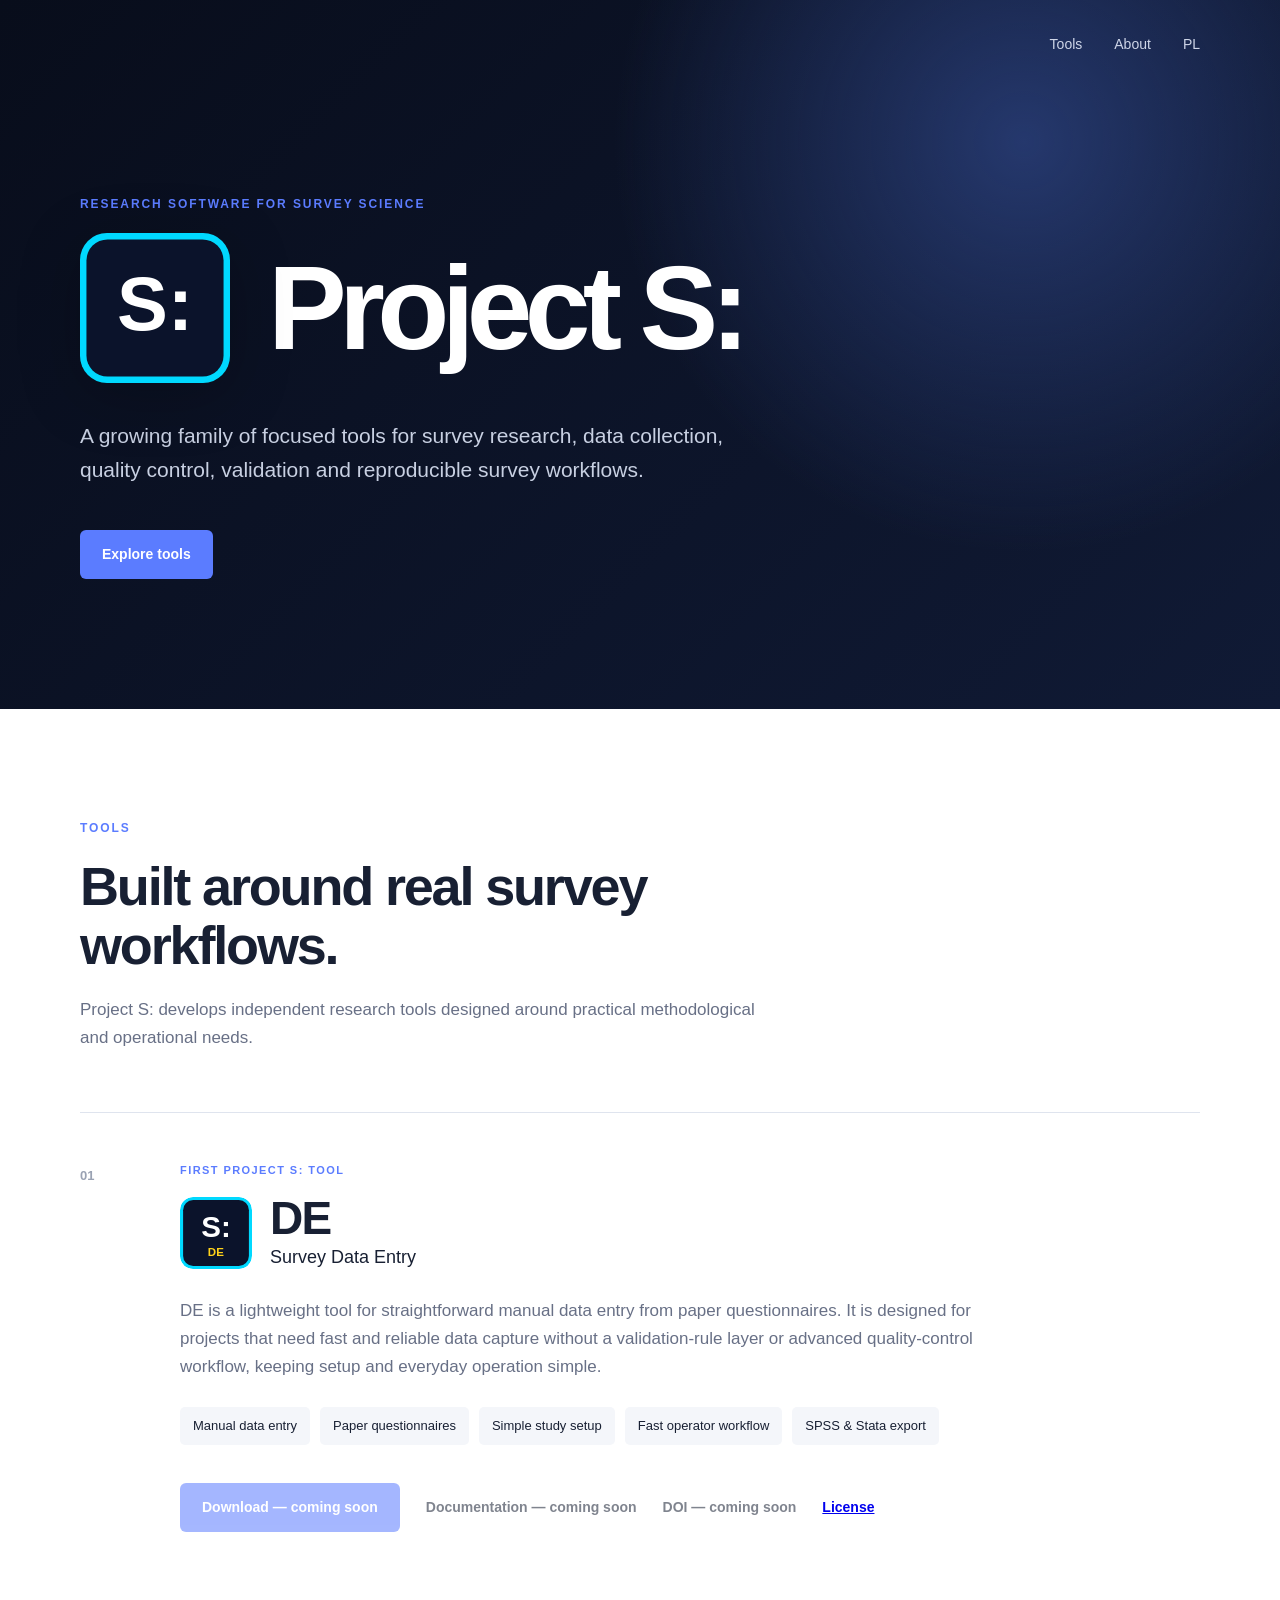
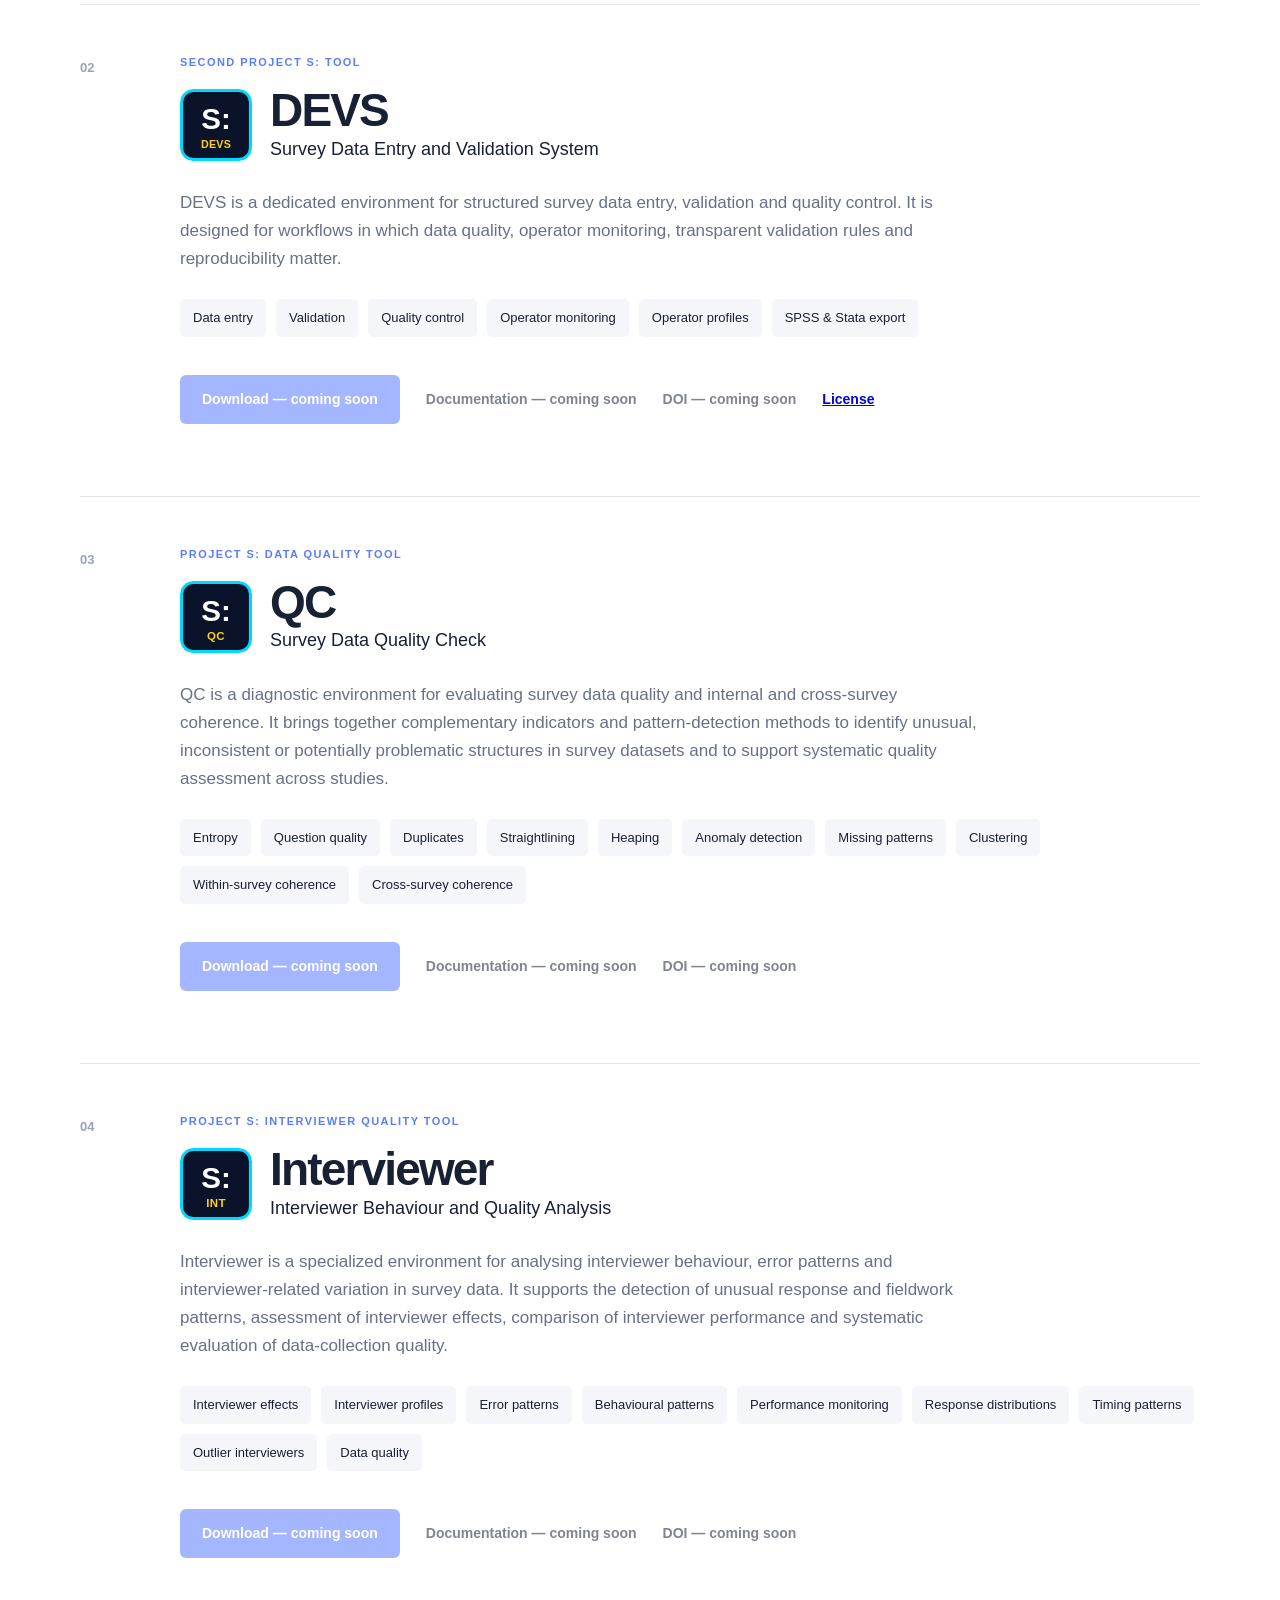
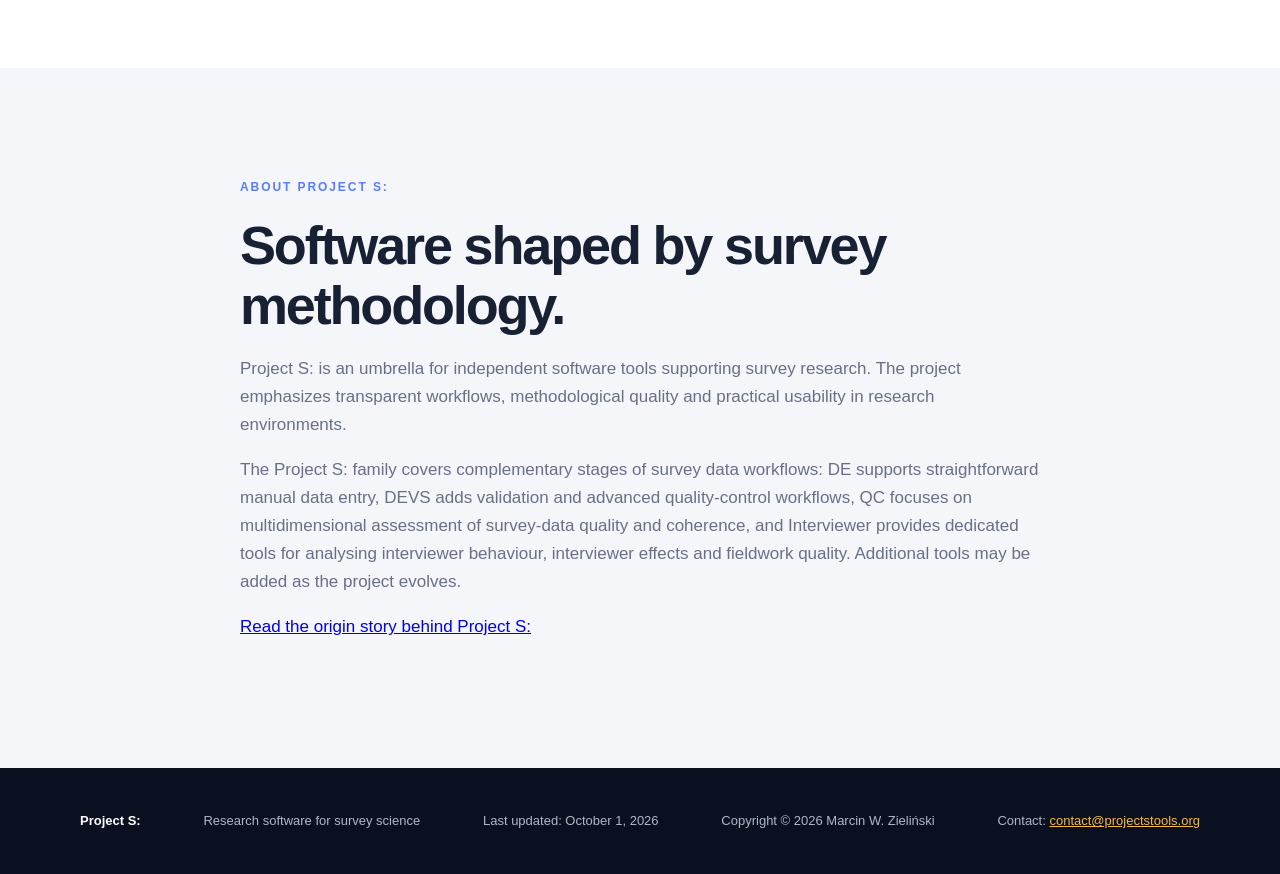
<file: index.html>
<!DOCTYPE html>
<html lang="en">
<head><meta charset="UTF-8"><meta name="viewport" content="width=device-width, initial-scale=1.0"><meta name="description" content="Project S: research software tools for survey science."><title>Project S:</title><link rel="icon" type="image/svg+xml" href="assets/images/logo-master.svg"><link rel="stylesheet" href="style.css?v=20260918-1"></head>
<body>
<header class="hero"><nav class="nav container"><div></div><div class="nav-links"><a href="#tools">Tools</a><a href="#about">About</a><a href="pl.html" lang="pl">PL</a></div></nav><div class="hero-content container"><div class="hero-copy"><div class="eyebrow">RESEARCH SOFTWARE FOR SURVEY SCIENCE</div><div class="hero-title-row"><img src="assets/images/logo-master.svg?v=1" alt="" class="hero-logo" aria-hidden="true"><h1>Project S:</h1></div><p class="lead">A growing family of focused tools for survey research, data collection, quality control, validation and reproducible survey workflows.</p><a class="button" href="#de">Explore tools</a></div></div></header>
<main><section id="tools" class="section container"><div class="section-heading"><div class="eyebrow">TOOLS</div><h2>Built around real survey workflows.</h2><p>Project S: develops independent research tools designed around practical methodological and operational needs.</p></div>
<article id="de" class="tool-card"><div class="tool-number">01</div><div class="tool-content"><div class="status">FIRST PROJECT S: TOOL</div><div class="tool-heading"><div class="tool-logo-box"><img src="assets/images/logo-de.svg?v=1" alt="Project S: DE logo"></div><div class="tool-name"><h3>DE</h3><div class="subtitle">Survey Data Entry</div></div></div><p>DE is a lightweight tool for straightforward manual data entry from paper questionnaires. It is designed for projects that need fast and reliable data capture without a validation-rule layer or advanced quality-control workflow, keeping setup and everyday operation simple.</p><div class="features"><span>Manual data entry</span><span>Paper questionnaires</span><span>Simple study setup</span><span>Fast operator workflow</span><span>SPSS &amp; Stata export</span></div><div class="actions"><span class="button disabled">Download — coming soon</span><span class="text-link disabled">Documentation — coming soon</span><span class="text-link disabled">DOI — coming soon</span><a class="text-link" href="license-en.html?tool=DE">License</a></div></div></article>
<article id="devs" class="tool-card tool-card-secondary"><div class="tool-number">02</div><div class="tool-content"><div class="status">SECOND PROJECT S: TOOL</div><div class="tool-heading"><div class="tool-logo-box"><img src="assets/images/logo-devs.svg?v=1" alt="Project S: DEVS logo"></div><div class="tool-name"><h3>DEVS</h3><div class="subtitle">Survey Data Entry and Validation System</div></div></div><p>DEVS is a dedicated environment for structured survey data entry, validation and quality control. It is designed for workflows in which data quality, operator monitoring, transparent validation rules and reproducibility matter.</p><div class="features"><span>Data entry</span><span>Validation</span><span>Quality control</span><span>Operator monitoring</span><span>Operator profiles</span><span>SPSS &amp; Stata export</span></div><div class="actions"><span class="button disabled">Download — coming soon</span><span class="text-link disabled">Documentation — coming soon</span><span class="text-link disabled">DOI — coming soon</span><a class="text-link" href="license-en.html?tool=DEVS">License</a></div></div></article>
<article id="qc" class="tool-card tool-card-secondary"><div class="tool-number">03</div><div class="tool-content"><div class="status">PROJECT S: DATA QUALITY TOOL</div><div class="tool-heading"><div class="tool-logo-box"><img src="assets/images/logo-qc.svg?v=1" alt="Project S: QC logo"></div><div class="tool-name"><h3>QC</h3><div class="subtitle">Survey Data Quality Check</div></div></div><p>QC is a diagnostic environment for evaluating survey data quality and internal and cross-survey coherence. It brings together complementary indicators and pattern-detection methods to identify unusual, inconsistent or potentially problematic structures in survey datasets and to support systematic quality assessment across studies.</p><div class="features"><span>Entropy</span><span>Question quality</span><span>Duplicates</span><span>Straightlining</span><span>Heaping</span><span>Anomaly detection</span><span>Missing patterns</span><span>Clustering</span><span>Within-survey coherence</span><span>Cross-survey coherence</span></div><div class="actions"><span class="button disabled">Download — coming soon</span><span class="text-link disabled">Documentation — coming soon</span><span class="text-link disabled">DOI — coming soon</span></div></div></article>
<article id="interviewer" class="tool-card tool-card-secondary"><div class="tool-number">04</div><div class="tool-content"><div class="status">PROJECT S: INTERVIEWER QUALITY TOOL</div><div class="tool-heading"><div class="tool-logo-box"><img src="assets/images/logo-interviewer.svg?v=1" alt="Project S: Interviewer logo"></div><div class="tool-name"><h3>Interviewer</h3><div class="subtitle">Interviewer Behaviour and Quality Analysis</div></div></div><p>Interviewer is a specialized environment for analysing interviewer behaviour, error patterns and interviewer-related variation in survey data. It supports the detection of unusual response and fieldwork patterns, assessment of interviewer effects, comparison of interviewer performance and systematic evaluation of data-collection quality.</p><div class="features"><span>Interviewer effects</span><span>Interviewer profiles</span><span>Error patterns</span><span>Behavioural patterns</span><span>Performance monitoring</span><span>Response distributions</span><span>Timing patterns</span><span>Outlier interviewers</span><span>Data quality</span></div><div class="actions"><span class="button disabled">Download — coming soon</span><span class="text-link disabled">Documentation — coming soon</span><span class="text-link disabled">DOI — coming soon</span></div></div></article></section>
<section id="about" class="section alt"><div class="container narrow"><div class="eyebrow">ABOUT PROJECT S:</div><h2>Software shaped by survey methodology.</h2><p>Project S: is an umbrella for independent software tools supporting survey research. The project emphasizes transparent workflows, methodological quality and practical usability in research environments.</p><p>The Project S: family covers complementary stages of survey data workflows: DE supports straightforward manual data entry, DEVS adds validation and advanced quality-control workflows, QC focuses on multidimensional assessment of survey-data quality and coherence, and Interviewer provides dedicated tools for analysing interviewer behaviour, interviewer effects and fieldwork quality. Additional tools may be added as the project evolves.</p><p><a href="story-en.html">Read the origin story behind Project S:</a></p></div></section></main><footer><div class="container footer-content"><strong>Project S:</strong><span>Research software for survey science</span><span>Last updated: October 1, 2026</span><span>Copyright © 2026 Marcin W. Zieliński</span><span>Contact: <a href="mailto:contact@projectstools.org">contact@projectstools.org</a></span></div></footer></body></html>
</file>
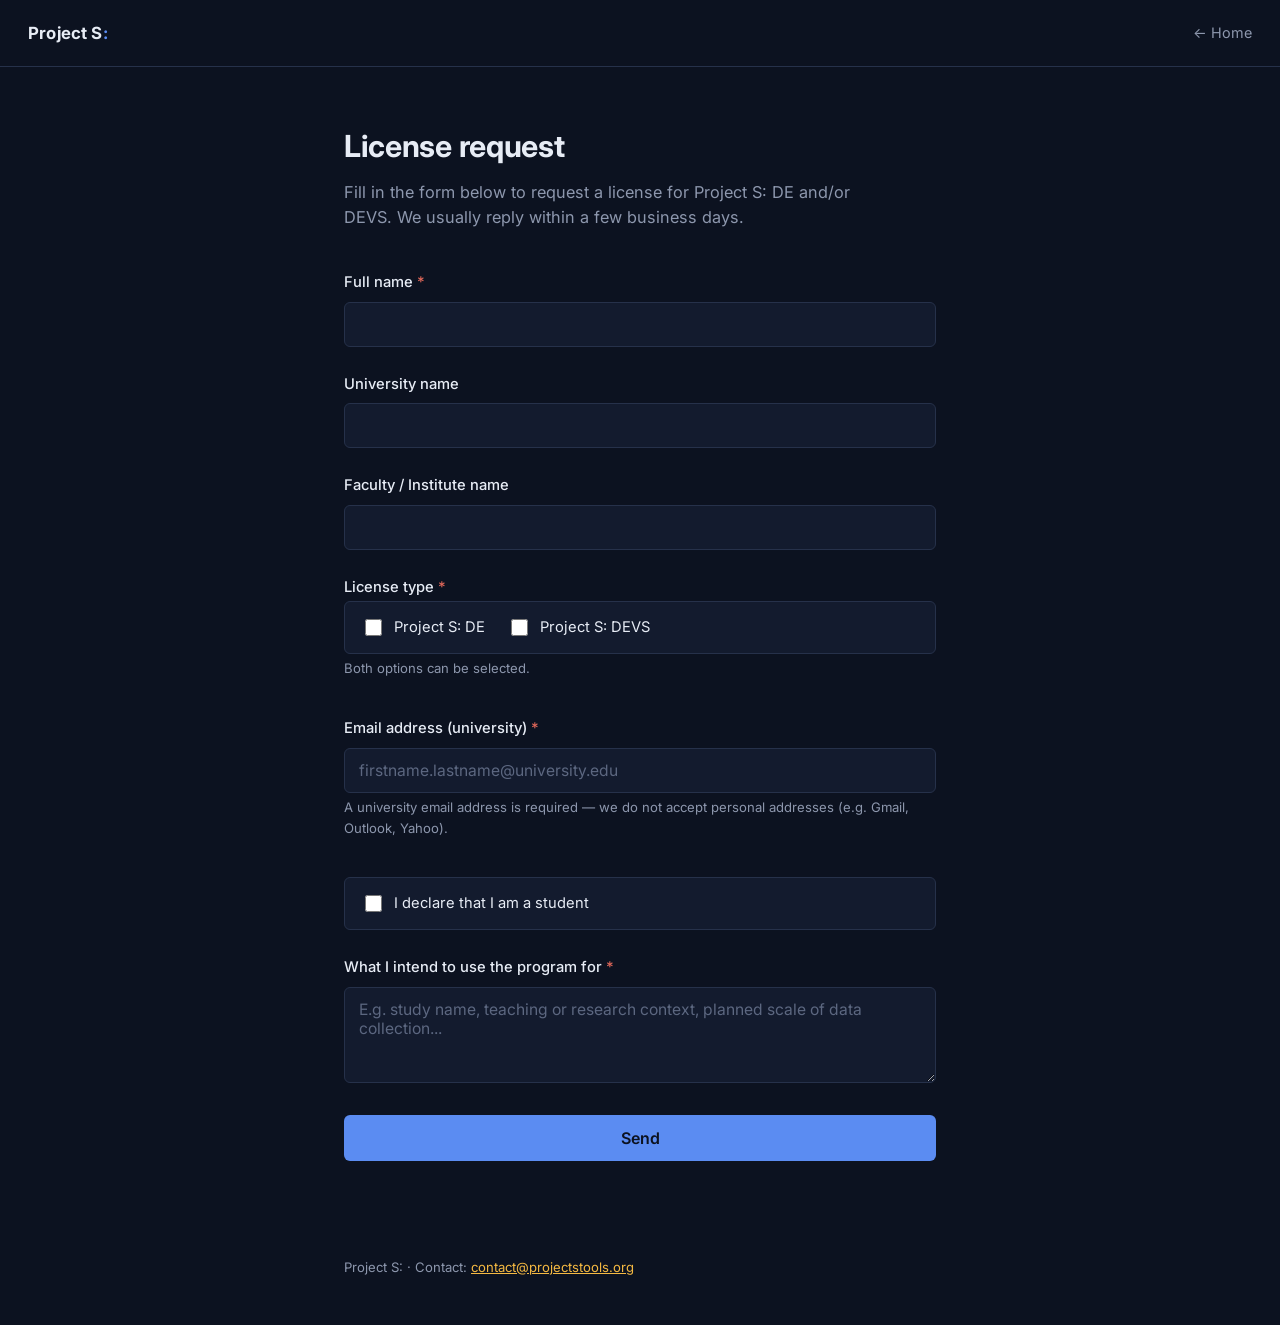
<file: license-en.html>
<!DOCTYPE html>
<html lang="en">
<head>
<meta charset="UTF-8">
<meta name="viewport" content="width=device-width, initial-scale=1.0">
<title>License — Project S:</title>
<meta name="description" content="License request form for Project S: DE and DEVS.">
<link rel="preconnect" href="https://fonts.googleapis.com">
<link rel="preconnect" href="https://fonts.gstatic.com" crossorigin>
<link href="https://fonts.googleapis.com/css2?family=Inter:wght@400;500;600;700&family=JetBrains+Mono:wght@500&display=swap" rel="stylesheet">
<style>
  :root{
    --bg:#0c1220;
    --surface:#131b2e;
    --surface-2:#1a2338;
    --border:#26314a;
    --text:#e7ecf5;
    --muted:#8d97ad;
    --accent:#5b8cf2;
    --accent-dim:#3c5a8f;
    --danger:#e2685a;
  }
  *{box-sizing:border-box;}
  html,body{margin:0;padding:0;}
  body{
    background:var(--bg);
    color:var(--text);
    font-family:'Inter',system-ui,-apple-system,sans-serif;
    line-height:1.55;
    min-height:100vh;
  }
  a{color:var(--accent);}
  .topbar{
    display:flex;align-items:center;justify-content:space-between;
    padding:20px 28px;border-bottom:1px solid var(--border);
  }
  .brand{
    font-weight:700;font-size:1.05rem;letter-spacing:0.01em;color:var(--text);
    text-decoration:none;
  }
  .brand span{color:var(--accent);}
  .back-link{
    font-size:0.9rem;color:var(--muted);text-decoration:none;
  }
  .back-link:hover{color:var(--text);}
  main{
    max-width:640px;margin:0 auto;padding:56px 24px 96px;
  }
  h1{
    font-size:1.9rem;font-weight:700;margin:0 0 10px;letter-spacing:-0.01em;
  }
  .lede{
    color:var(--muted);font-size:1.02rem;margin:0 0 40px;max-width:52ch;
  }
  form{
    display:flex;flex-direction:column;gap:26px;
  }
  .field{
    display:flex;flex-direction:column;gap:8px;
  }
  label{
    font-size:0.92rem;font-weight:500;color:var(--text);
  }
  .hint{
    font-size:0.82rem;color:var(--muted);margin-top:-4px;
  }
  .error-msg{
    font-size:0.85rem;color:var(--danger);margin:2px 0 0;
    display:none;
  }
  .field.has-error input[type="email"]{
    border-color:var(--danger);
  }
  .field.has-error .error-msg{
    display:block;
  }
  .checkbox-row.single{
    display:inline-flex;
  }
  input[type="text"],
  input[type="email"],
  textarea{
    background:var(--surface);
    border:1px solid var(--border);
    border-radius:6px;
    padding:12px 14px;
    color:var(--text);
    font-family:inherit;
    font-size:0.98rem;
    outline:none;
    transition:border-color .15s ease;
  }
  input::placeholder, textarea::placeholder{color:#5c6780;}
  input:focus, textarea:focus{border-color:var(--accent);}
  textarea{resize:vertical;min-height:96px;}
  .checkbox-row{
    display:flex;gap:22px;flex-wrap:wrap;
    background:var(--surface);border:1px solid var(--border);
    border-radius:6px;padding:14px 16px;
  }
  .checkbox-option{
    display:flex;align-items:center;gap:9px;font-size:0.98rem;
  }
  .checkbox-option input{
    width:17px;height:17px;accent-color:var(--accent);cursor:pointer;
  }
  .checkbox-option label{font-weight:400;cursor:pointer;}
  fieldset{border:none;padding:0;margin:0;display:flex;flex-direction:column;gap:8px;}
  legend{font-size:0.92rem;font-weight:500;padding:0;margin:0 0 2px;}
  button{
    appearance:none;border:none;border-radius:6px;
    background:var(--accent);color:#0c1220;
    font-family:inherit;font-weight:600;font-size:1rem;
    padding:13px 20px;cursor:pointer;
    transition:background .15s ease;
    margin-top:6px;
  }
  button:hover{background:#7aa3f5;}
  .required-star{color:var(--danger);}
  footer a{color:#f5b942;}
  footer{
    max-width:640px;margin:0 auto;padding:0 24px 48px;
    color:var(--muted);font-size:0.82rem;
  }
  code{
    font-family:'JetBrains Mono',monospace;font-size:0.85em;
    background:var(--surface-2);padding:1px 5px;border-radius:4px;
  }
</style>
</head>
<body>

<div class="topbar">
  <a class="brand" href="index.html">Project S<span>:</span></a>
  <a class="back-link" href="index.html">← Home</a>
</div>

<main>
  <h1>License request</h1>
  <p class="lede">Fill in the form below to request a license for Project S: DE and/or DEVS. We usually reply within a few business days.</p>

  <!--
    SETUP: this form submits via Web3Forms (no signup required,
    250 free submissions per month). The access key below is public by
    design (that's how Web3Forms works) — it is not a secret.
  -->
  <form action="https://api.web3forms.com/submit" method="POST">

    <input type="hidden" name="access_key" value="ec168dfa-ae76-4b9e-8e16-0702fafae6c4">
    <input type="hidden" name="subject" value="New license request — Project S">
    <input type="hidden" name="from_name" value="Project S license form">
    <input type="hidden" name="redirect" value="https://www.projectstools.org/license-sent-en.html">
    <input type="checkbox" name="botcheck" style="display:none" tabindex="-1" autocomplete="off">

    <div class="field">
      <label for="name">Full name <span class="required-star">*</span></label>
      <input type="text" id="name" name="Full name" required>
    </div>

    <div class="field">
      <label for="university">University name</label>
      <input type="text" id="university" name="University name">
    </div>

    <div class="field">
      <label for="department">Faculty / Institute name</label>
      <input type="text" id="department" name="Faculty/Institute name">
    </div>

    <fieldset>
      <legend>License type <span class="required-star">*</span></legend>
      <div class="checkbox-row">
        <div class="checkbox-option">
          <input type="checkbox" id="lic-de" name="License type" value="Project S: DE">
          <label for="lic-de">Project S: DE</label>
        </div>
        <div class="checkbox-option">
          <input type="checkbox" id="lic-devs" name="License type" value="Project S: DEVS">
          <label for="lic-devs">Project S: DEVS</label>
        </div>
      </div>
      <p class="hint">Both options can be selected.</p>
    </fieldset>

    <div class="field">
      <label for="email">Email address (university) <span class="required-star">*</span></label>
      <input type="email" id="email" name="Email address" placeholder="firstname.lastname@university.edu" required>
      <p class="hint">A university email address is required — we do not accept personal addresses (e.g. Gmail, Outlook, Yahoo).</p>
      <p class="error-msg" id="email-error">This doesn't look like a university address. Please use an email address in your university's domain.</p>
    </div>

    <div class="checkbox-row single">
      <div class="checkbox-option">
        <input type="checkbox" id="is-student" name="Declaration" value="I declare that I am a student">
        <label for="is-student">I declare that I am a student</label>
      </div>
    </div>

    <div class="field">
      <label for="purpose">What I intend to use the program for <span class="required-star">*</span></label>
      <textarea id="purpose" name="Intended use" required placeholder="E.g. study name, teaching or research context, planned scale of data collection..."></textarea>
    </div>

    <button type="submit">Send</button>
  </form>
</main>

<footer>
  Project S: · Contact: <a href="mailto:contact@projectstools.org">contact@projectstools.org</a>
</footer>

<script>
  // Pre-select the relevant license type if the button on the homepage
  // pointed to a specific tool, e.g. license-en.html?tool=DE or ?tool=DEVS
  (function(){
    var params = new URLSearchParams(window.location.search);
    var tool = params.get('tool');
    if(tool === 'DE'){ document.getElementById('lic-de').checked = true; }
    if(tool === 'DEVS'){ document.getElementById('lic-devs').checked = true; }
  })();

  // Validation: the email address must be in a university domain, not a personal one.
  // The blocklist is not exhaustive — this is a first filter; the final check
  // is still made by whoever reviews the request.
  (function(){
    var blockedDomains = [
      'gmail.com','googlemail.com','yahoo.com','yahoo.co.uk','ymail.com',
      'hotmail.com','outlook.com','live.com','msn.com',
      'icloud.com','me.com','mac.com',
      'wp.pl','o2.pl','interia.pl','onet.pl','onet.eu','poczta.fm','tlen.pl',
      'gazeta.pl','op.pl','vp.pl',
      'protonmail.com','proton.me','zoho.com','aol.com','mail.com',
      'yandex.com','yandex.ru','gmx.com','gmx.net'
    ];

    var form = document.querySelector('form');
    var emailInput = document.getElementById('email');
    var emailField = emailInput.closest('.field');

    function domainIsBlocked(email){
      var parts = email.split('@');
      if(parts.length !== 2) return false;
      var domain = parts[1].trim().toLowerCase();
      return blockedDomains.indexOf(domain) !== -1;
    }

    form.addEventListener('submit', function(e){
      var email = emailInput.value.trim();
      if(domainIsBlocked(email)){
        e.preventDefault();
        emailField.classList.add('has-error');
        emailInput.focus();
      } else {
        emailField.classList.remove('has-error');
      }
    });

    emailInput.addEventListener('input', function(){
      emailField.classList.remove('has-error');
    });
  })();
</script>

</body>
</html>
</file>
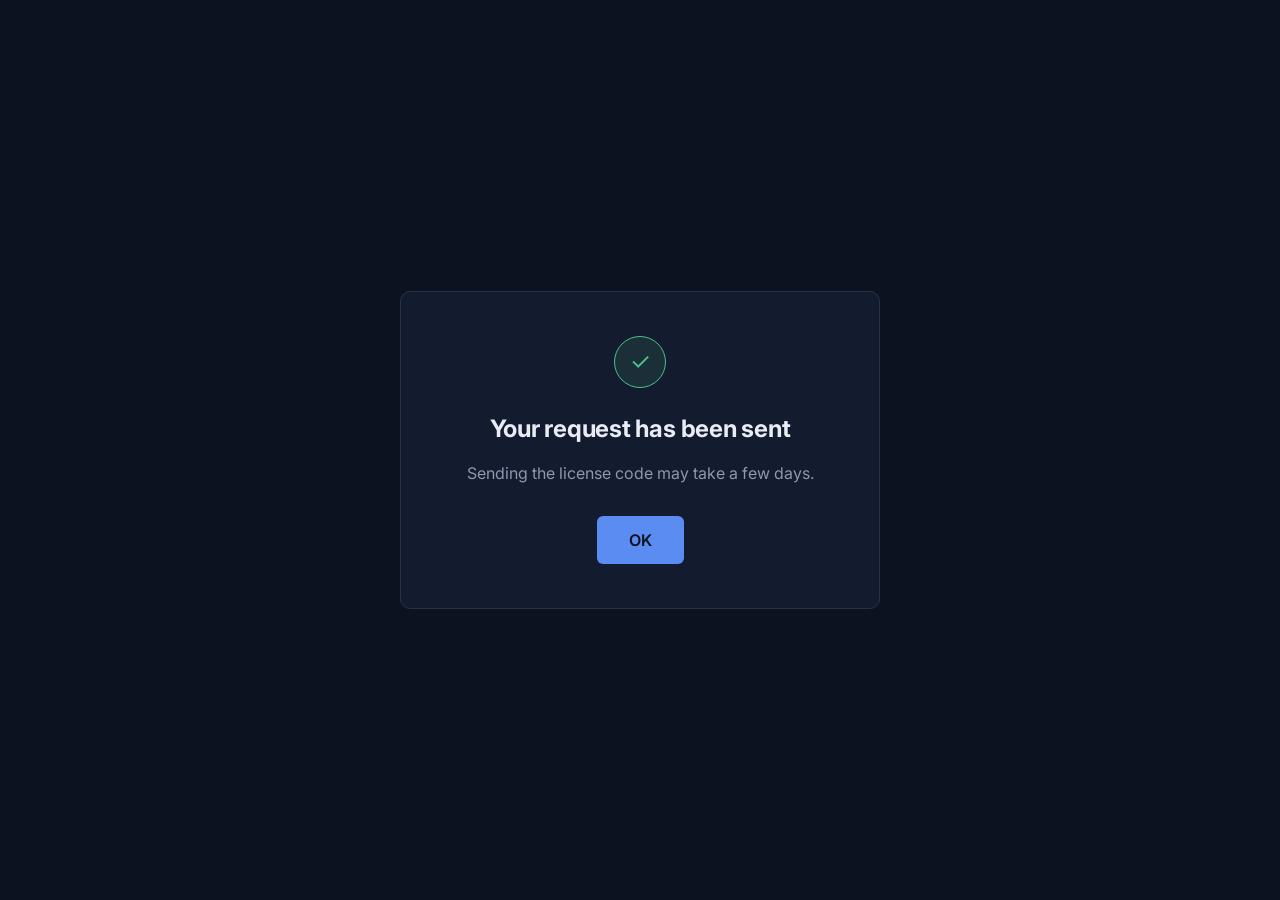
<file: license-sent-en.html>
<!DOCTYPE html>
<html lang="en">
<head>
<meta charset="UTF-8">
<meta name="viewport" content="width=device-width, initial-scale=1.0">
<title>Request sent — Project S:</title>
<link rel="preconnect" href="https://fonts.googleapis.com">
<link rel="preconnect" href="https://fonts.gstatic.com" crossorigin>
<link href="https://fonts.googleapis.com/css2?family=Inter:wght@400;500;600;700&display=swap" rel="stylesheet">
<style>
  :root{
    --bg:#0c1220;
    --surface:#131b2e;
    --border:#26314a;
    --text:#e7ecf5;
    --muted:#8d97ad;
    --accent:#5b8cf2;
    --success:#4fbf87;
  }
  *{box-sizing:border-box;}
  html,body{margin:0;padding:0;height:100%;}
  body{
    background:var(--bg);
    color:var(--text);
    font-family:'Inter',system-ui,-apple-system,sans-serif;
    line-height:1.55;
    min-height:100vh;
    display:flex;
    align-items:center;
    justify-content:center;
  }
  .panel{
    max-width:480px;
    width:100%;
    margin:24px;
    padding:44px 36px;
    background:var(--surface);
    border:1px solid var(--border);
    border-radius:10px;
    text-align:center;
  }
  .mark{
    width:52px;height:52px;border-radius:50%;
    background:rgba(79,191,135,0.12);
    border:1px solid var(--success);
    display:flex;align-items:center;justify-content:center;
    margin:0 auto 22px;
    font-size:1.5rem;color:var(--success);
  }
  h1{
    font-size:1.5rem;font-weight:700;margin:0 0 14px;letter-spacing:-0.01em;
  }
  p{
    color:var(--muted);font-size:1rem;margin:0 0 30px;
  }
  a.ok-button{
    display:inline-block;
    appearance:none;border:none;border-radius:6px;
    background:var(--accent);color:#0c1220;
    font-family:inherit;font-weight:600;font-size:1rem;
    padding:12px 32px;cursor:pointer;text-decoration:none;
    transition:background .15s ease;
  }
  a.ok-button:hover{background:#7aa3f5;}
</style>
</head>
<body>

<div class="panel">
  <div class="mark">✓</div>
  <h1>Your request has been sent</h1>
  <p>Sending the license code may take a few days.</p>
  <a class="ok-button" href="index.html">OK</a>
</div>

</body>
</html>
</file>
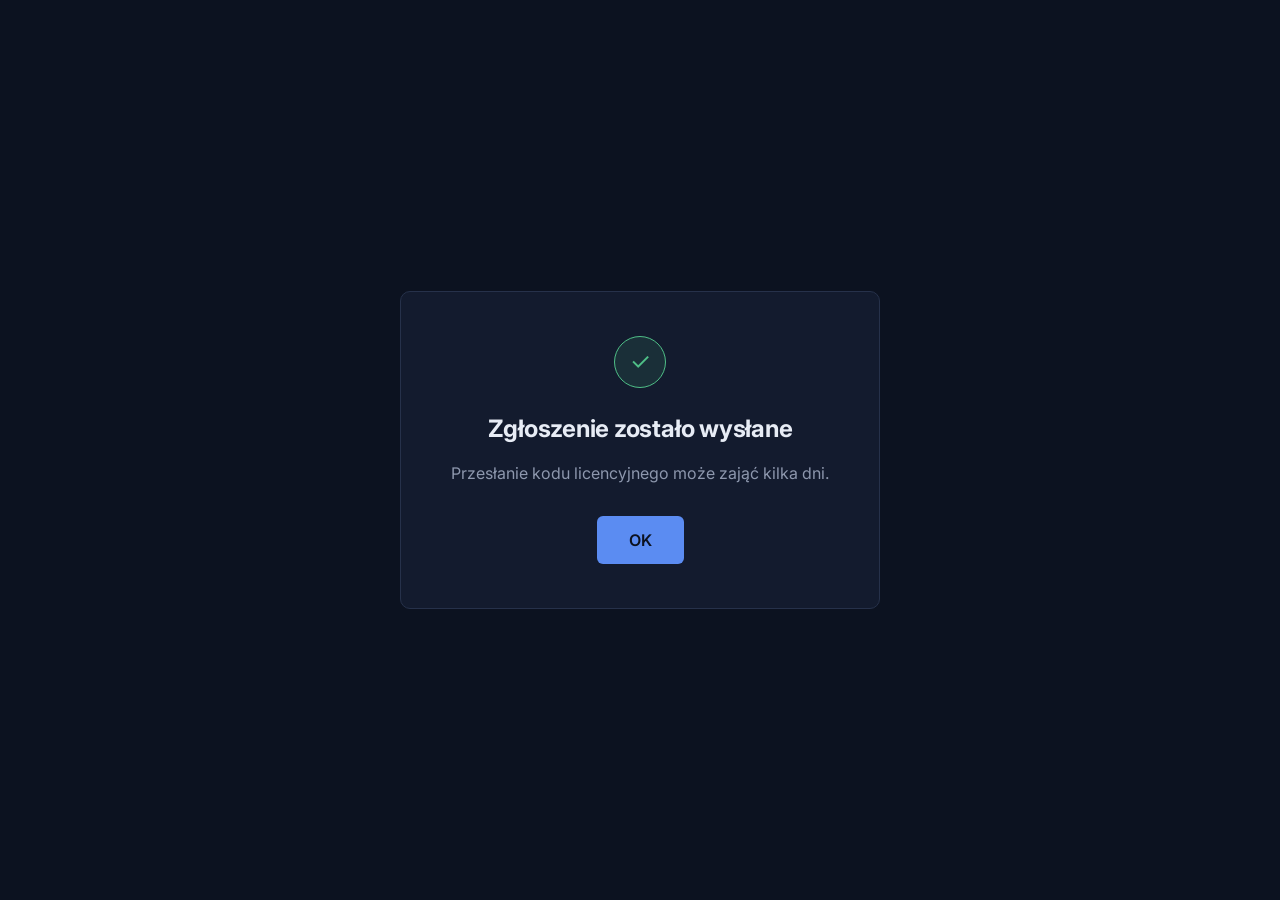
<file: license-sent.html>
<!DOCTYPE html>
<html lang="pl">
<head>
<meta charset="UTF-8">
<meta name="viewport" content="width=device-width, initial-scale=1.0">
<title>Zgłoszenie wysłane — Project S:</title>
<link rel="preconnect" href="https://fonts.googleapis.com">
<link rel="preconnect" href="https://fonts.gstatic.com" crossorigin>
<link href="https://fonts.googleapis.com/css2?family=Inter:wght@400;500;600;700&display=swap" rel="stylesheet">
<style>
  :root{
    --bg:#0c1220;
    --surface:#131b2e;
    --border:#26314a;
    --text:#e7ecf5;
    --muted:#8d97ad;
    --accent:#5b8cf2;
    --success:#4fbf87;
  }
  *{box-sizing:border-box;}
  html,body{margin:0;padding:0;height:100%;}
  body{
    background:var(--bg);
    color:var(--text);
    font-family:'Inter',system-ui,-apple-system,sans-serif;
    line-height:1.55;
    min-height:100vh;
    display:flex;
    align-items:center;
    justify-content:center;
  }
  .panel{
    max-width:480px;
    width:100%;
    margin:24px;
    padding:44px 36px;
    background:var(--surface);
    border:1px solid var(--border);
    border-radius:10px;
    text-align:center;
  }
  .mark{
    width:52px;height:52px;border-radius:50%;
    background:rgba(79,191,135,0.12);
    border:1px solid var(--success);
    display:flex;align-items:center;justify-content:center;
    margin:0 auto 22px;
    font-size:1.5rem;color:var(--success);
  }
  h1{
    font-size:1.5rem;font-weight:700;margin:0 0 14px;letter-spacing:-0.01em;
  }
  p{
    color:var(--muted);font-size:1rem;margin:0 0 30px;
  }
  a.ok-button{
    display:inline-block;
    appearance:none;border:none;border-radius:6px;
    background:var(--accent);color:#0c1220;
    font-family:inherit;font-weight:600;font-size:1rem;
    padding:12px 32px;cursor:pointer;text-decoration:none;
    transition:background .15s ease;
  }
  a.ok-button:hover{background:#7aa3f5;}
</style>
</head>
<body>

<div class="panel">
  <div class="mark">✓</div>
  <h1>Zgłoszenie zostało wysłane</h1>
  <p>Przesłanie kodu licencyjnego może zająć kilka dni.</p>
  <a class="ok-button" href="index.html">OK</a>
</div>

</body>
</html>
</file>
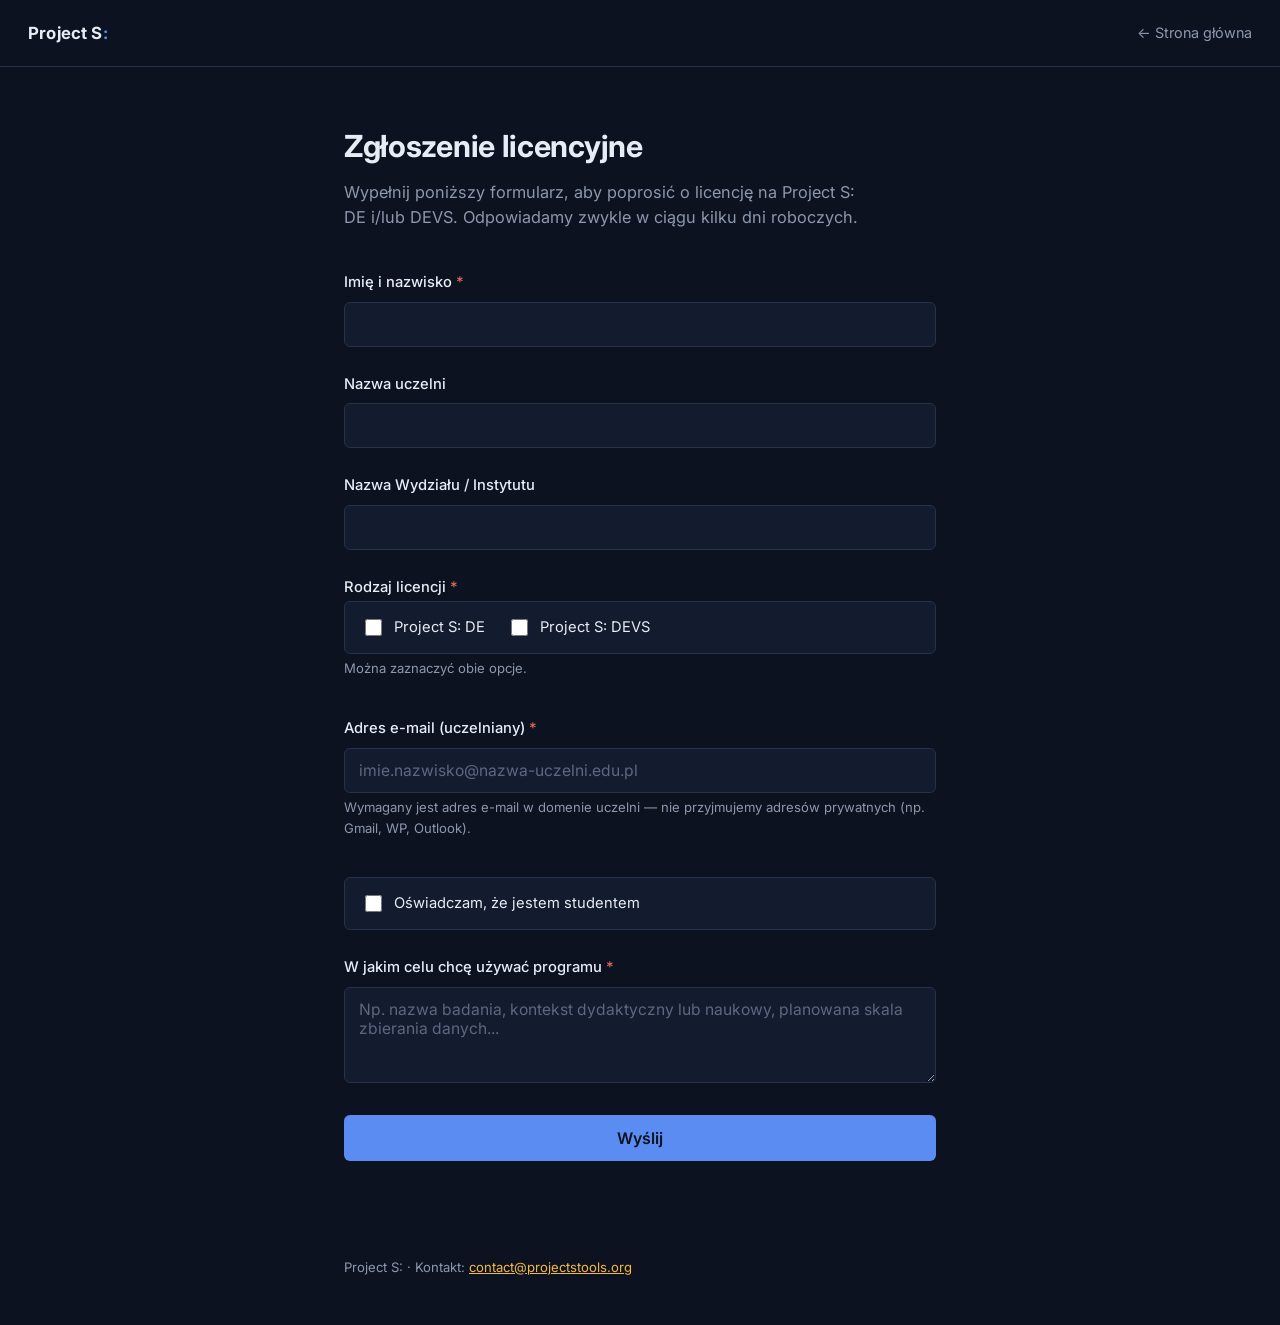
<file: license.html>
<!DOCTYPE html>
<html lang="pl">
<head>
<meta charset="UTF-8">
<meta name="viewport" content="width=device-width, initial-scale=1.0">
<title>Licencja — Project S:</title>
<meta name="description" content="Formularz zgłoszenia licencyjnego dla Project S: DE i DEVS.">
<link rel="preconnect" href="https://fonts.googleapis.com">
<link rel="preconnect" href="https://fonts.gstatic.com" crossorigin>
<link href="https://fonts.googleapis.com/css2?family=Inter:wght@400;500;600;700&family=JetBrains+Mono:wght@500&display=swap" rel="stylesheet">
<style>
  :root{
    --bg:#0c1220;
    --surface:#131b2e;
    --surface-2:#1a2338;
    --border:#26314a;
    --text:#e7ecf5;
    --muted:#8d97ad;
    --accent:#5b8cf2;
    --accent-dim:#3c5a8f;
    --danger:#e2685a;
  }
  *{box-sizing:border-box;}
  html,body{margin:0;padding:0;}
  body{
    background:var(--bg);
    color:var(--text);
    font-family:'Inter',system-ui,-apple-system,sans-serif;
    line-height:1.55;
    min-height:100vh;
  }
  a{color:var(--accent);}
  .topbar{
    display:flex;align-items:center;justify-content:space-between;
    padding:20px 28px;border-bottom:1px solid var(--border);
  }
  .brand{
    font-weight:700;font-size:1.05rem;letter-spacing:0.01em;color:var(--text);
    text-decoration:none;
  }
  .brand span{color:var(--accent);}
  .back-link{
    font-size:0.9rem;color:var(--muted);text-decoration:none;
  }
  .back-link:hover{color:var(--text);}
  main{
    max-width:640px;margin:0 auto;padding:56px 24px 96px;
  }
  h1{
    font-size:1.9rem;font-weight:700;margin:0 0 10px;letter-spacing:-0.01em;
  }
  .lede{
    color:var(--muted);font-size:1.02rem;margin:0 0 40px;max-width:52ch;
  }
  form{
    display:flex;flex-direction:column;gap:26px;
  }
  .field{
    display:flex;flex-direction:column;gap:8px;
  }
  label{
    font-size:0.92rem;font-weight:500;color:var(--text);
  }
  .hint{
    font-size:0.82rem;color:var(--muted);margin-top:-4px;
  }
  .error-msg{
    font-size:0.85rem;color:var(--danger);margin:2px 0 0;
    display:none;
  }
  .field.has-error input[type="email"]{
    border-color:var(--danger);
  }
  .field.has-error .error-msg{
    display:block;
  }
  .checkbox-row.single{
    display:inline-flex;
  }
  input[type="text"],
  input[type="email"],
  textarea{
    background:var(--surface);
    border:1px solid var(--border);
    border-radius:6px;
    padding:12px 14px;
    color:var(--text);
    font-family:inherit;
    font-size:0.98rem;
    outline:none;
    transition:border-color .15s ease;
  }
  input::placeholder, textarea::placeholder{color:#5c6780;}
  input:focus, textarea:focus{border-color:var(--accent);}
  textarea{resize:vertical;min-height:96px;}
  .checkbox-row{
    display:flex;gap:22px;flex-wrap:wrap;
    background:var(--surface);border:1px solid var(--border);
    border-radius:6px;padding:14px 16px;
  }
  .checkbox-option{
    display:flex;align-items:center;gap:9px;font-size:0.98rem;
  }
  .checkbox-option input{
    width:17px;height:17px;accent-color:var(--accent);cursor:pointer;
  }
  .checkbox-option label{font-weight:400;cursor:pointer;}
  fieldset{border:none;padding:0;margin:0;display:flex;flex-direction:column;gap:8px;}
  legend{font-size:0.92rem;font-weight:500;padding:0;margin:0 0 2px;}
  button{
    appearance:none;border:none;border-radius:6px;
    background:var(--accent);color:#0c1220;
    font-family:inherit;font-weight:600;font-size:1rem;
    padding:13px 20px;cursor:pointer;
    transition:background .15s ease;
    margin-top:6px;
  }
  button:hover{background:#7aa3f5;}
  .required-star{color:var(--danger);}
  footer a{color:#f5b942;}
  footer{
    max-width:640px;margin:0 auto;padding:0 24px 48px;
    color:var(--muted);font-size:0.82rem;
  }
  code{
    font-family:'JetBrains Mono',monospace;font-size:0.85em;
    background:var(--surface-2);padding:1px 5px;border-radius:4px;
  }
</style>
</head>
<body>

<div class="topbar">
  <a class="brand" href="index.html">Project S<span>:</span></a>
  <a class="back-link" href="index.html">← Strona główna</a>
</div>

<main>
  <h1>Zgłoszenie licencyjne</h1>
  <p class="lede">Wypełnij poniższy formularz, aby poprosić o licencję na Project S: DE i/lub DEVS. Odpowiadamy zwykle w ciągu kilku dni roboczych.</p>

  <!--
    KONFIGURACJA: formularz wysyła dane przez Web3Forms (bez rejestracji,
    250 darmowych zgłoszeń miesięcznie). Klucz dostępu poniżej jest publiczny
    z założenia (Web3Forms tak działa) — nie jest to sekret.
  -->
  <form action="https://api.web3forms.com/submit" method="POST">

    <input type="hidden" name="access_key" value="ec168dfa-ae76-4b9e-8e16-0702fafae6c4">
    <input type="hidden" name="subject" value="Nowe zgłoszenie licencyjne — Project S">
    <input type="hidden" name="from_name" value="Formularz licencyjny Project S">
    <input type="hidden" name="redirect" value="https://www.projectstools.org/license-sent.html">
    <input type="checkbox" name="botcheck" style="display:none" tabindex="-1" autocomplete="off">

    <div class="field">
      <label for="name">Imię i nazwisko <span class="required-star">*</span></label>
      <input type="text" id="name" name="Imię i nazwisko" required>
    </div>

    <div class="field">
      <label for="university">Nazwa uczelni</label>
      <input type="text" id="university" name="Nazwa uczelni">
    </div>

    <div class="field">
      <label for="department">Nazwa Wydziału / Instytutu</label>
      <input type="text" id="department" name="Nazwa Wydziału/Instytutu">
    </div>

    <fieldset>
      <legend>Rodzaj licencji <span class="required-star">*</span></legend>
      <div class="checkbox-row">
        <div class="checkbox-option">
          <input type="checkbox" id="lic-de" name="Rodzaj licencji" value="Project S: DE">
          <label for="lic-de">Project S: DE</label>
        </div>
        <div class="checkbox-option">
          <input type="checkbox" id="lic-devs" name="Rodzaj licencji" value="Project S: DEVS">
          <label for="lic-devs">Project S: DEVS</label>
        </div>
      </div>
      <p class="hint">Można zaznaczyć obie opcje.</p>
    </fieldset>

    <div class="field">
      <label for="email">Adres e-mail (uczelniany) <span class="required-star">*</span></label>
      <input type="email" id="email" name="Adres e-mail" placeholder="imie.nazwisko@nazwa-uczelni.edu.pl" required>
      <p class="hint">Wymagany jest adres e-mail w domenie uczelni — nie przyjmujemy adresów prywatnych (np. Gmail, WP, Outlook).</p>
      <p class="error-msg" id="email-error">To nie wygląda na adres uczelniany. Proszę podać e-mail w domenie Twojej uczelni.</p>
    </div>

    <div class="checkbox-row single">
      <div class="checkbox-option">
        <input type="checkbox" id="is-student" name="Oświadczenie" value="Oświadczam, że jestem studentem">
        <label for="is-student">Oświadczam, że jestem studentem</label>
      </div>
    </div>

    <div class="field">
      <label for="purpose">W jakim celu chcę używać programu <span class="required-star">*</span></label>
      <textarea id="purpose" name="Cel użycia programu" required placeholder="Np. nazwa badania, kontekst dydaktyczny lub naukowy, planowana skala zbierania danych..."></textarea>
    </div>

    <button type="submit">Wyślij</button>
  </form>
</main>

<footer>
  Project S: · Kontakt: <a href="mailto:contact@projectstools.org">contact@projectstools.org</a>
</footer>

<script>
  // Wstępne zaznaczenie odpowiedniej licencji, jeśli przycisk na stronie głównej
  // wskazywał konkretne narzędzie, np. license.html?tool=DE lub ?tool=DEVS
  (function(){
    var params = new URLSearchParams(window.location.search);
    var tool = params.get('tool');
    if(tool === 'DE'){ document.getElementById('lic-de').checked = true; }
    if(tool === 'DEVS'){ document.getElementById('lic-devs').checked = true; }
  })();

  // Walidacja: adres e-mail musi być w domenie uczelni, nie prywatnej.
  // Lista blokowanych domen nie jest wyczerpująca — to pierwszy filtr,
  // ostateczną weryfikację i tak wykonuje osoba obsługująca zgłoszenia.
  (function(){
    var blockedDomains = [
      'gmail.com','googlemail.com','yahoo.com','yahoo.co.uk','ymail.com',
      'hotmail.com','outlook.com','live.com','msn.com',
      'icloud.com','me.com','mac.com',
      'wp.pl','o2.pl','interia.pl','onet.pl','onet.eu','poczta.fm','tlen.pl',
      'gazeta.pl','op.pl','vp.pl',
      'protonmail.com','proton.me','zoho.com','aol.com','mail.com',
      'yandex.com','yandex.ru','gmx.com','gmx.net'
    ];

    var form = document.querySelector('form');
    var emailInput = document.getElementById('email');
    var emailField = emailInput.closest('.field');

    function domainIsBlocked(email){
      var parts = email.split('@');
      if(parts.length !== 2) return false;
      var domain = parts[1].trim().toLowerCase();
      return blockedDomains.indexOf(domain) !== -1;
    }

    form.addEventListener('submit', function(e){
      var email = emailInput.value.trim();
      if(domainIsBlocked(email)){
        e.preventDefault();
        emailField.classList.add('has-error');
        emailInput.focus();
      } else {
        emailField.classList.remove('has-error');
      }
    });

    emailInput.addEventListener('input', function(){
      emailField.classList.remove('has-error');
    });
  })();
</script>

</body>
</html>
</file>
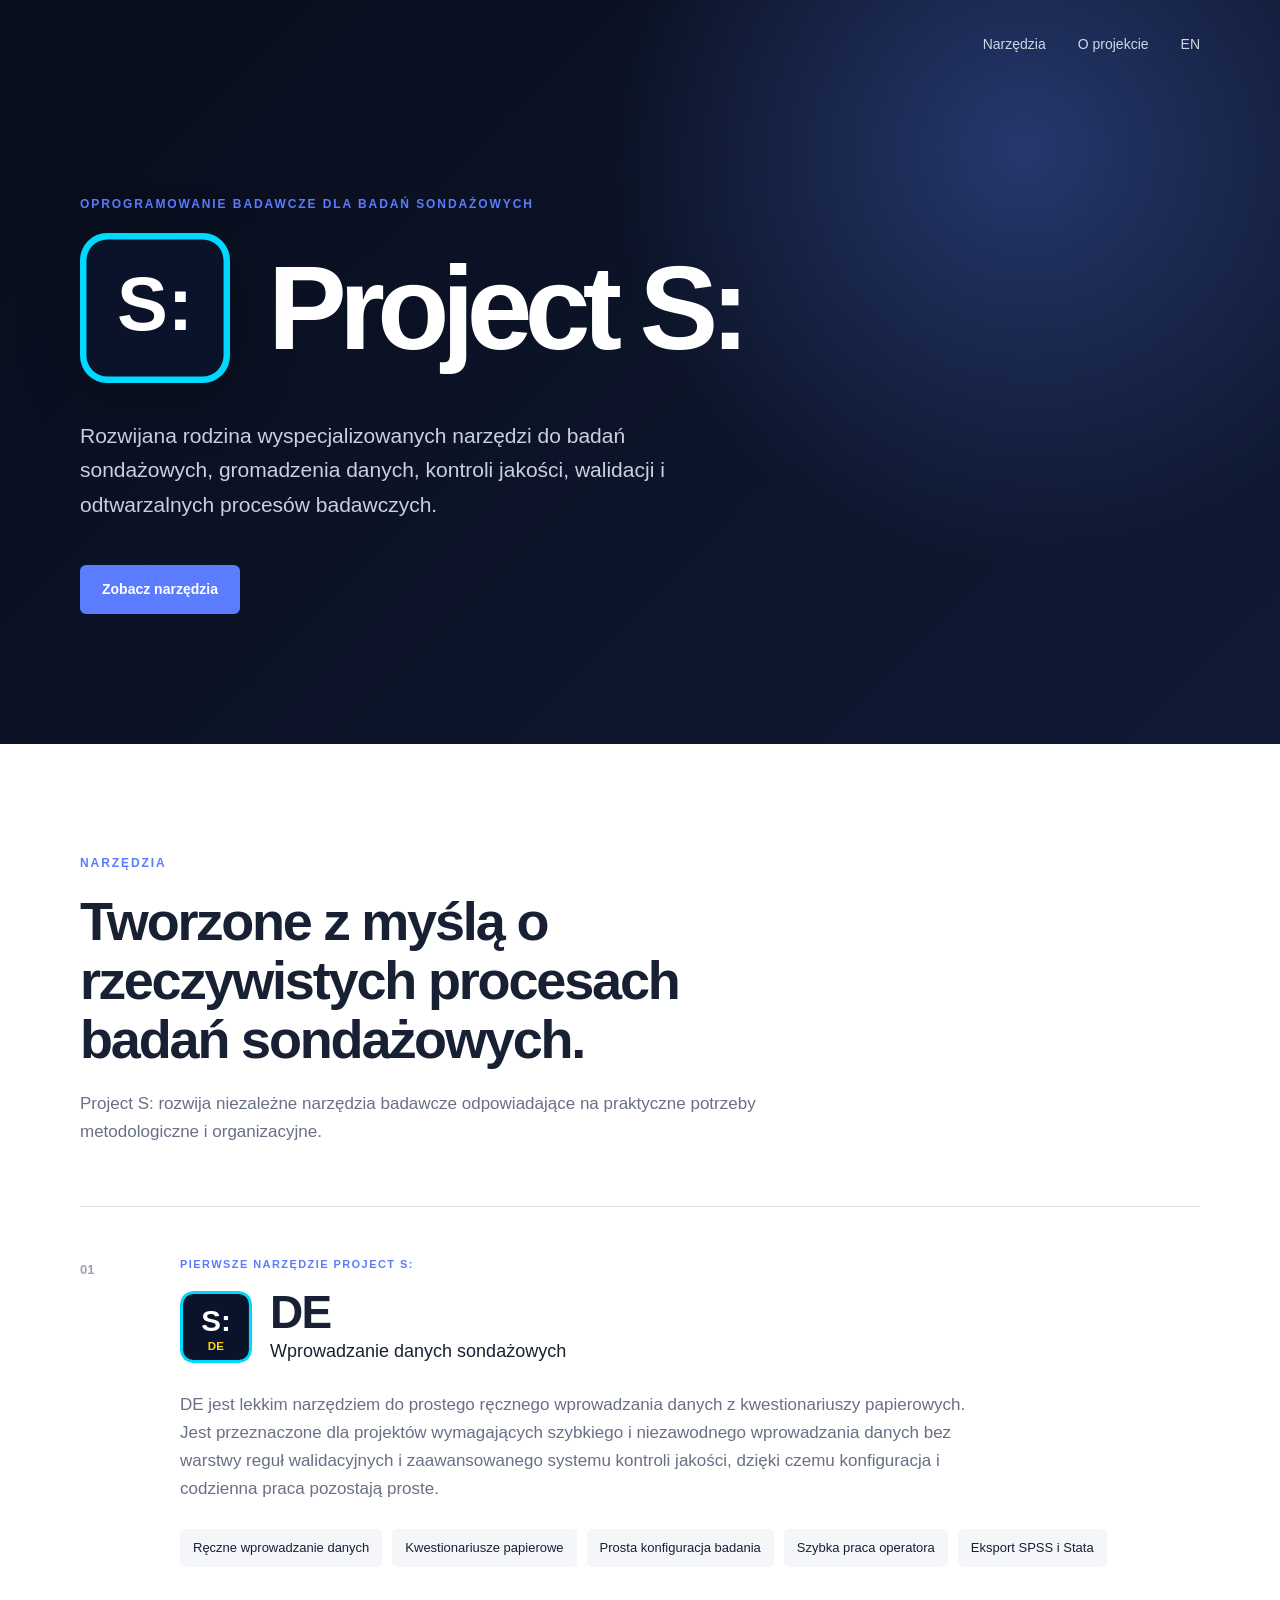
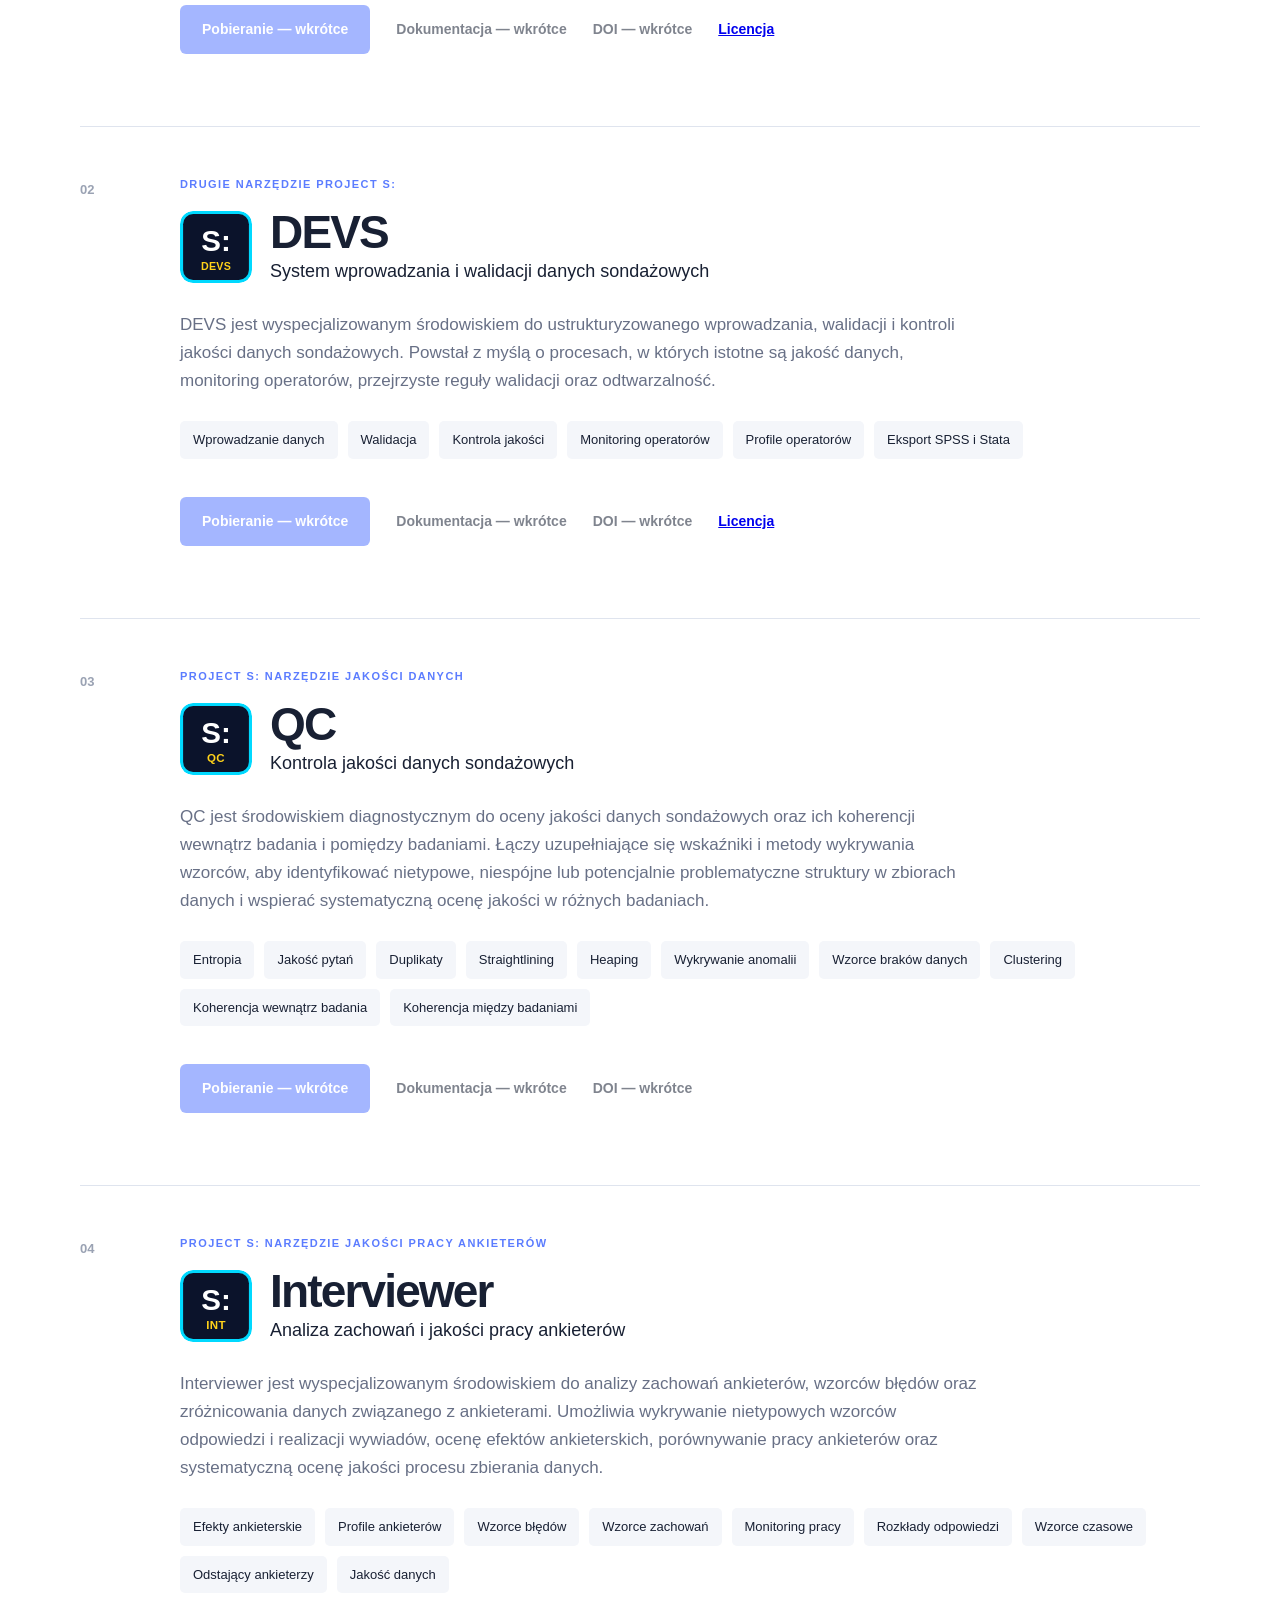
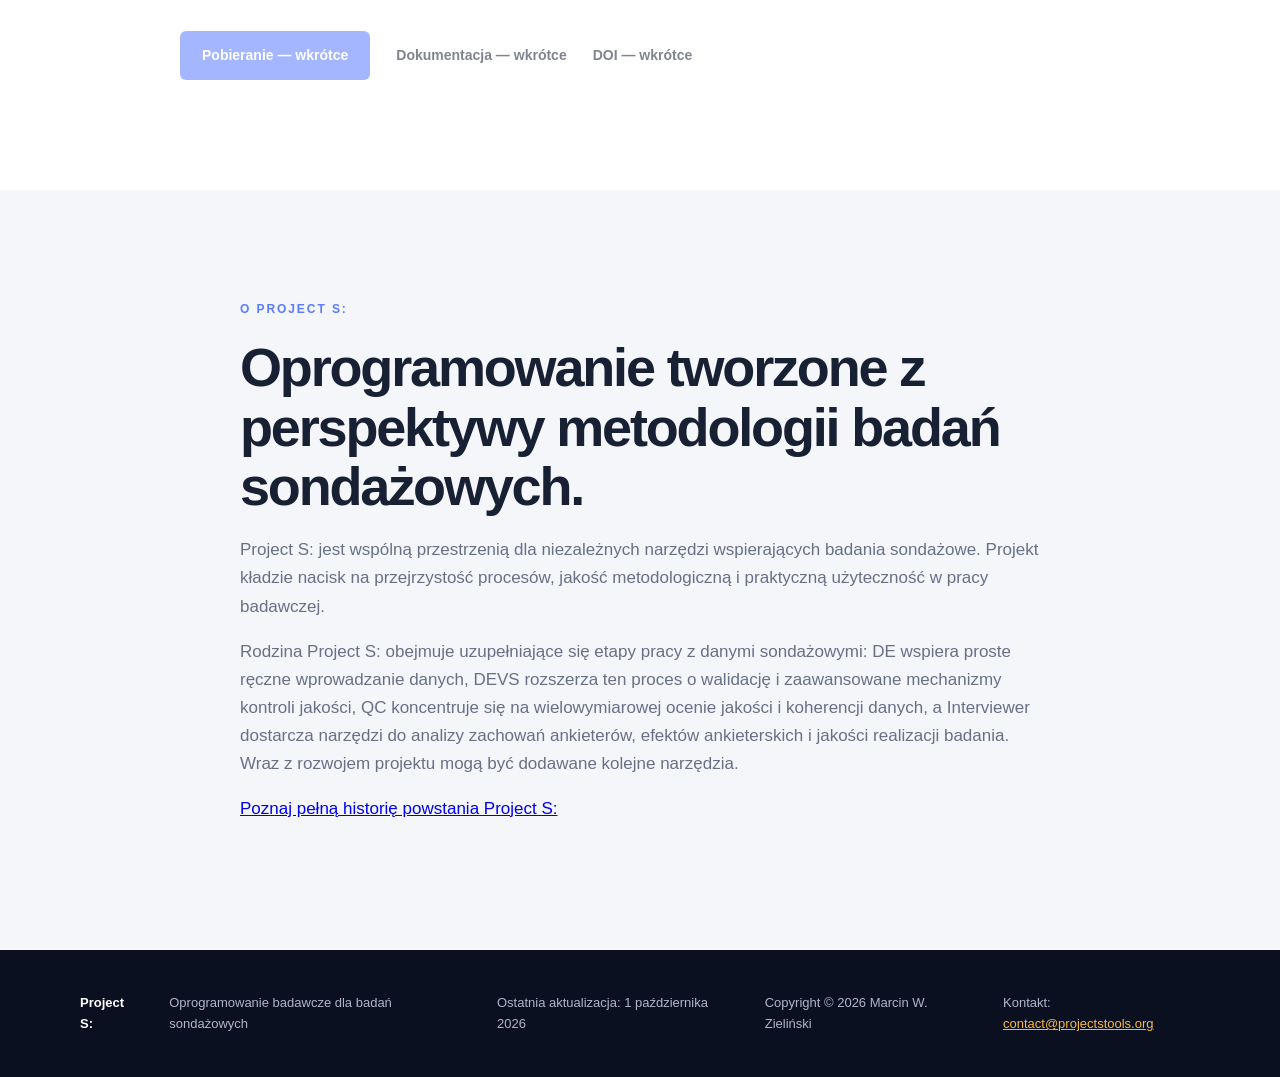
<file: pl.html>
<!DOCTYPE html>
<html lang="pl">
<head><meta charset="UTF-8"><meta name="viewport" content="width=device-width, initial-scale=1.0"><meta name="description" content="Project S: narzędzia badawcze dla metodologii badań sondażowych."><title>Project S:</title><link rel="icon" type="image/svg+xml" href="assets/images/logo-master.svg"><link rel="stylesheet" href="style.css?v=20260918-1"></head>
<body>
<header class="hero"><nav class="nav container"><div></div><div class="nav-links"><a href="#tools">Narzędzia</a><a href="#about">O projekcie</a><a href="index.html" lang="en">EN</a></div></nav><div class="hero-content container"><div class="hero-copy"><div class="eyebrow">OPROGRAMOWANIE BADAWCZE DLA BADAŃ SONDAŻOWYCH</div><div class="hero-title-row"><img src="assets/images/logo-master.svg?v=1" alt="" class="hero-logo" aria-hidden="true"><h1>Project S:</h1></div><p class="lead">Rozwijana rodzina wyspecjalizowanych narzędzi do badań sondażowych, gromadzenia danych, kontroli jakości, walidacji i odtwarzalnych procesów badawczych.</p><a class="button" href="#de">Zobacz narzędzia</a></div></div></header>
<main><section id="tools" class="section container"><div class="section-heading"><div class="eyebrow">NARZĘDZIA</div><h2>Tworzone z myślą o rzeczywistych procesach badań sondażowych.</h2><p>Project S: rozwija niezależne narzędzia badawcze odpowiadające na praktyczne potrzeby metodologiczne i organizacyjne.</p></div>
<article id="de" class="tool-card"><div class="tool-number">01</div><div class="tool-content"><div class="status">PIERWSZE NARZĘDZIE PROJECT S:</div><div class="tool-heading"><div class="tool-logo-box"><img src="assets/images/logo-de.svg?v=1" alt="Logo Project S: DE"></div><div class="tool-name"><h3>DE</h3><div class="subtitle">Wprowadzanie danych sondażowych</div></div></div><p>DE jest lekkim narzędziem do prostego ręcznego wprowadzania danych z kwestionariuszy papierowych. Jest przeznaczone dla projektów wymagających szybkiego i niezawodnego wprowadzania danych bez warstwy reguł walidacyjnych i zaawansowanego systemu kontroli jakości, dzięki czemu konfiguracja i codzienna praca pozostają proste.</p><div class="features"><span>Ręczne wprowadzanie danych</span><span>Kwestionariusze papierowe</span><span>Prosta konfiguracja badania</span><span>Szybka praca operatora</span><span>Eksport SPSS i Stata</span></div><div class="actions"><span class="button disabled">Pobieranie — wkrótce</span><span class="text-link disabled">Dokumentacja — wkrótce</span><span class="text-link disabled">DOI — wkrótce</span><a class="text-link" href="license.html?tool=DE">Licencja</a></div></div></article>
<article id="devs" class="tool-card tool-card-secondary"><div class="tool-number">02</div><div class="tool-content"><div class="status">DRUGIE NARZĘDZIE PROJECT S:</div><div class="tool-heading"><div class="tool-logo-box"><img src="assets/images/logo-devs.svg?v=1" alt="Logo Project S: DEVS"></div><div class="tool-name"><h3>DEVS</h3><div class="subtitle">System wprowadzania i walidacji danych sondażowych</div></div></div><p>DEVS jest wyspecjalizowanym środowiskiem do ustrukturyzowanego wprowadzania, walidacji i kontroli jakości danych sondażowych. Powstał z myślą o procesach, w których istotne są jakość danych, monitoring operatorów, przejrzyste reguły walidacji oraz odtwarzalność.</p><div class="features"><span>Wprowadzanie danych</span><span>Walidacja</span><span>Kontrola jakości</span><span>Monitoring operatorów</span><span>Profile operatorów</span><span>Eksport SPSS i Stata</span></div><div class="actions"><span class="button disabled">Pobieranie — wkrótce</span><span class="text-link disabled">Dokumentacja — wkrótce</span><span class="text-link disabled">DOI — wkrótce</span><a class="text-link" href="license.html?tool=DEVS">Licencja</a></div></div></article>
<article id="qc" class="tool-card tool-card-secondary"><div class="tool-number">03</div><div class="tool-content"><div class="status">PROJECT S: NARZĘDZIE JAKOŚCI DANYCH</div><div class="tool-heading"><div class="tool-logo-box"><img src="assets/images/logo-qc.svg?v=1" alt="Logo Project S: QC"></div><div class="tool-name"><h3>QC</h3><div class="subtitle">Kontrola jakości danych sondażowych</div></div></div><p>QC jest środowiskiem diagnostycznym do oceny jakości danych sondażowych oraz ich koherencji wewnątrz badania i pomiędzy badaniami. Łączy uzupełniające się wskaźniki i metody wykrywania wzorców, aby identyfikować nietypowe, niespójne lub potencjalnie problematyczne struktury w zbiorach danych i wspierać systematyczną ocenę jakości w różnych badaniach.</p><div class="features"><span>Entropia</span><span>Jakość pytań</span><span>Duplikaty</span><span>Straightlining</span><span>Heaping</span><span>Wykrywanie anomalii</span><span>Wzorce braków danych</span><span>Clustering</span><span>Koherencja wewnątrz badania</span><span>Koherencja między badaniami</span></div><div class="actions"><span class="button disabled">Pobieranie — wkrótce</span><span class="text-link disabled">Dokumentacja — wkrótce</span><span class="text-link disabled">DOI — wkrótce</span></div></div></article>
<article id="interviewer" class="tool-card tool-card-secondary"><div class="tool-number">04</div><div class="tool-content"><div class="status">PROJECT S: NARZĘDZIE JAKOŚCI PRACY ANKIETERÓW</div><div class="tool-heading"><div class="tool-logo-box"><img src="assets/images/logo-interviewer.svg?v=1" alt="Logo Project S: Interviewer"></div><div class="tool-name"><h3>Interviewer</h3><div class="subtitle">Analiza zachowań i jakości pracy ankieterów</div></div></div><p>Interviewer jest wyspecjalizowanym środowiskiem do analizy zachowań ankieterów, wzorców błędów oraz zróżnicowania danych związanego z ankieterami. Umożliwia wykrywanie nietypowych wzorców odpowiedzi i realizacji wywiadów, ocenę efektów ankieterskich, porównywanie pracy ankieterów oraz systematyczną ocenę jakości procesu zbierania danych.</p><div class="features"><span>Efekty ankieterskie</span><span>Profile ankieterów</span><span>Wzorce błędów</span><span>Wzorce zachowań</span><span>Monitoring pracy</span><span>Rozkłady odpowiedzi</span><span>Wzorce czasowe</span><span>Odstający ankieterzy</span><span>Jakość danych</span></div><div class="actions"><span class="button disabled">Pobieranie — wkrótce</span><span class="text-link disabled">Dokumentacja — wkrótce</span><span class="text-link disabled">DOI — wkrótce</span></div></div></article></section>
<section id="about" class="section alt"><div class="container narrow"><div class="eyebrow">O PROJECT S:</div><h2>Oprogramowanie tworzone z perspektywy metodologii badań sondażowych.</h2><p>Project S: jest wspólną przestrzenią dla niezależnych narzędzi wspierających badania sondażowe. Projekt kładzie nacisk na przejrzystość procesów, jakość metodologiczną i praktyczną użyteczność w pracy badawczej.</p><p>Rodzina Project S: obejmuje uzupełniające się etapy pracy z danymi sondażowymi: DE wspiera proste ręczne wprowadzanie danych, DEVS rozszerza ten proces o walidację i zaawansowane mechanizmy kontroli jakości, QC koncentruje się na wielowymiarowej ocenie jakości i koherencji danych, a Interviewer dostarcza narzędzi do analizy zachowań ankieterów, efektów ankieterskich i jakości realizacji badania. Wraz z rozwojem projektu mogą być dodawane kolejne narzędzia.</p><p><a href="story.html">Poznaj pełną historię powstania Project S:</a></p></div></section></main><footer><div class="container footer-content"><strong>Project S:</strong><span>Oprogramowanie badawcze dla badań sondażowych</span><span>Ostatnia aktualizacja: 1 października 2026</span><span>Copyright © 2026 Marcin W. Zieliński</span><span>Kontakt: <a href="mailto:contact@projectstools.org">contact@projectstools.org</a></span></div></footer></body></html>
</file>
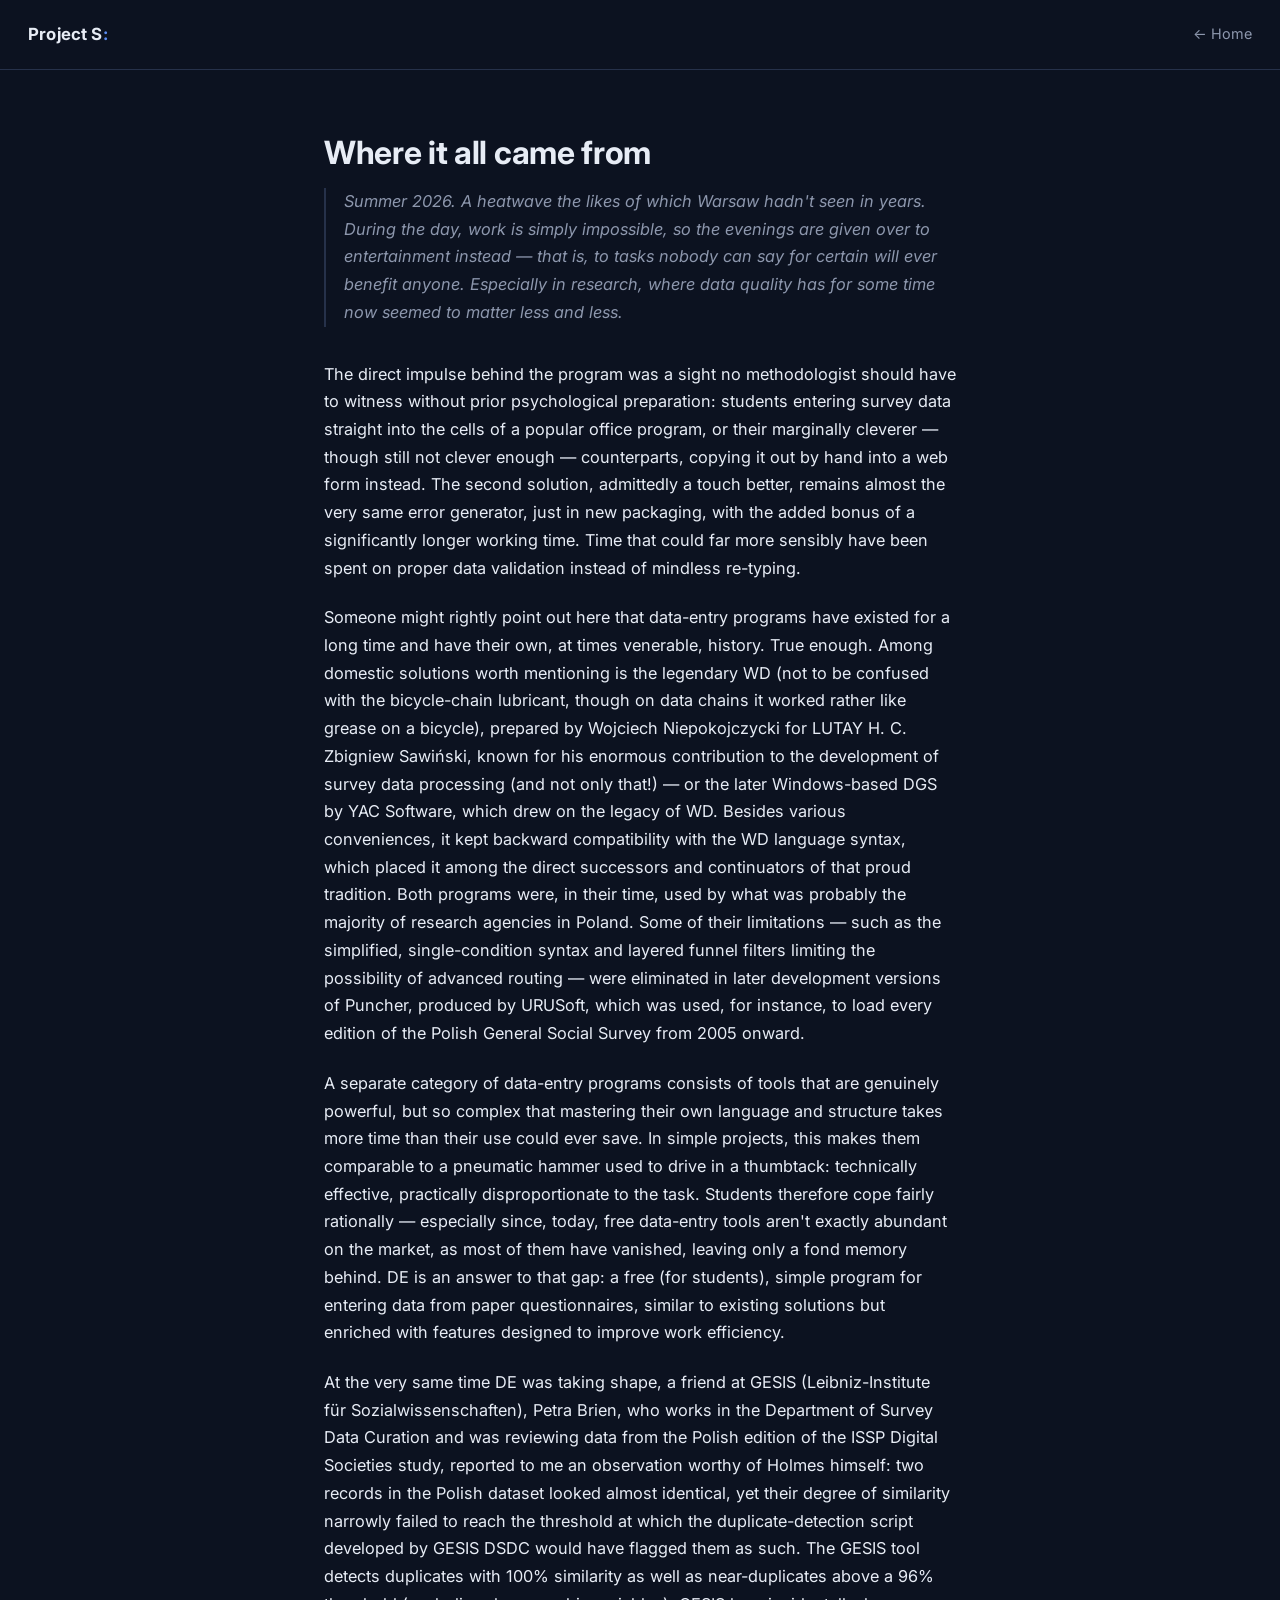
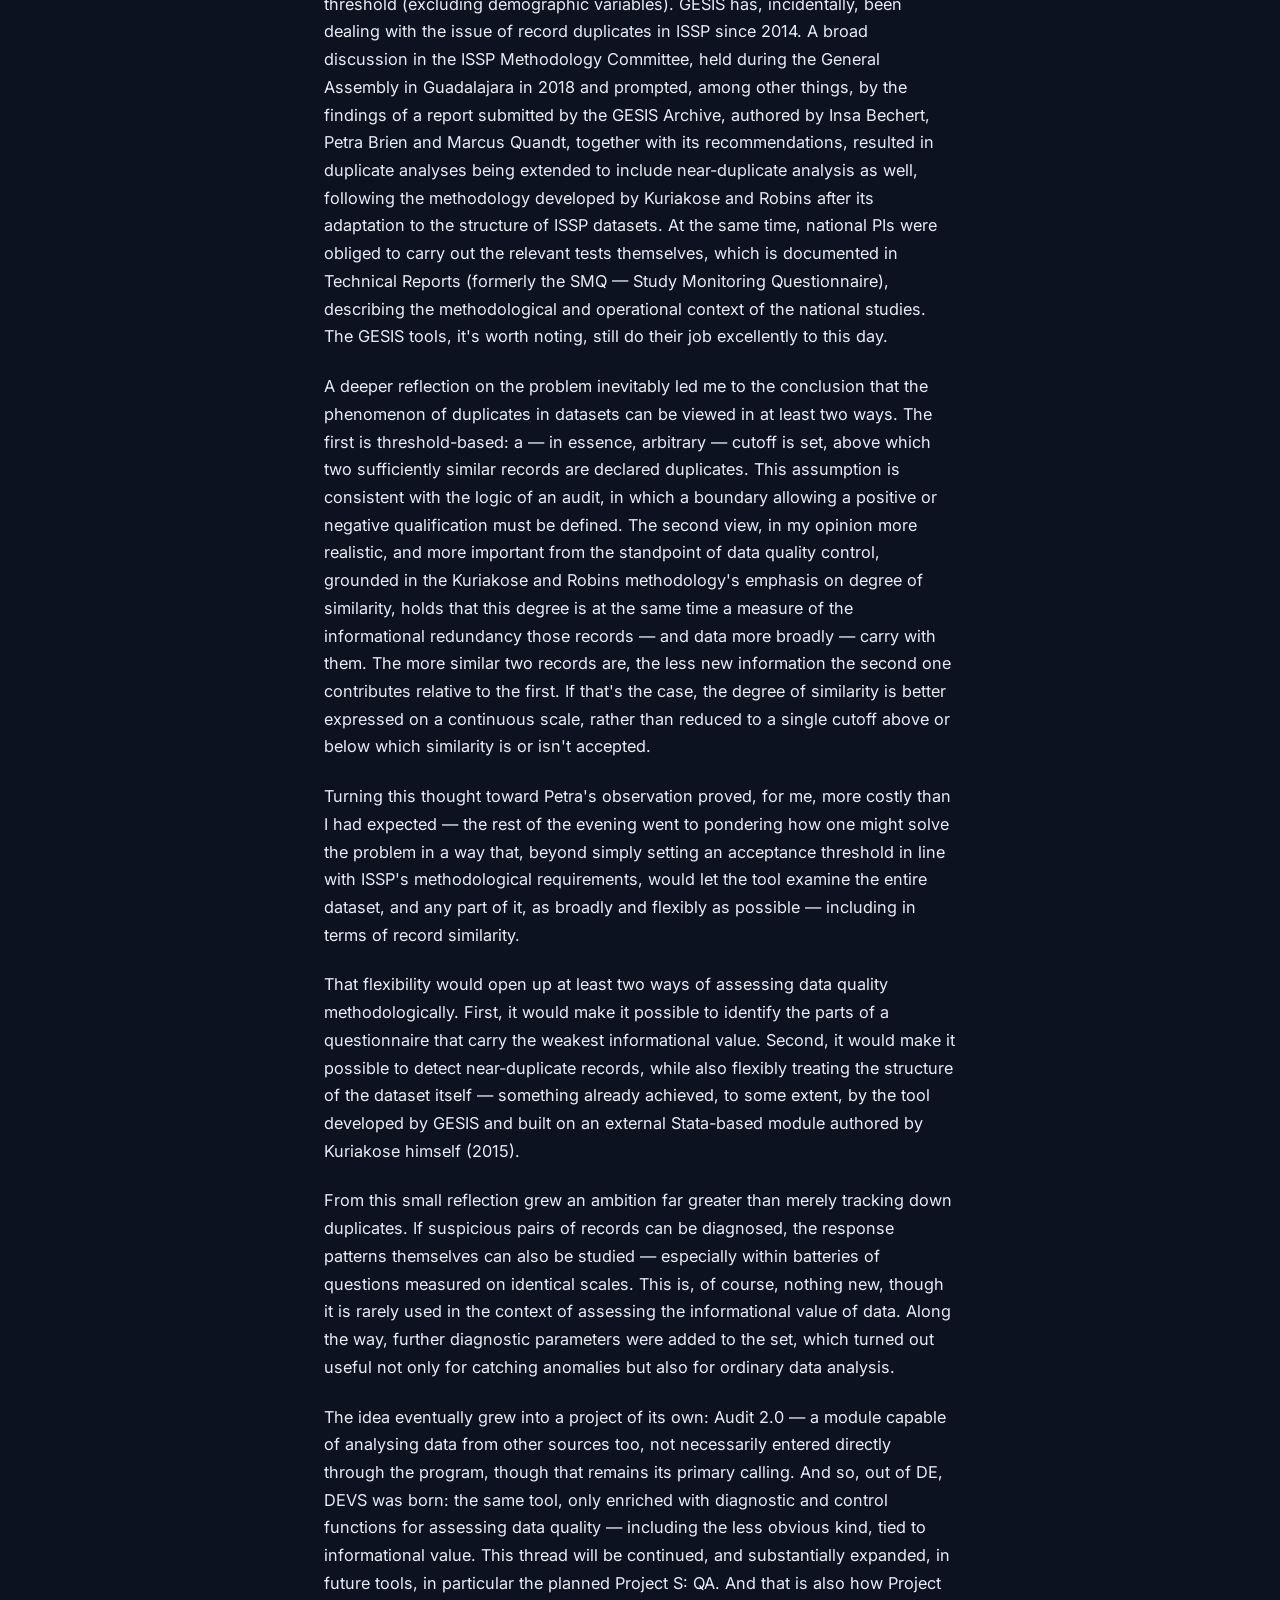
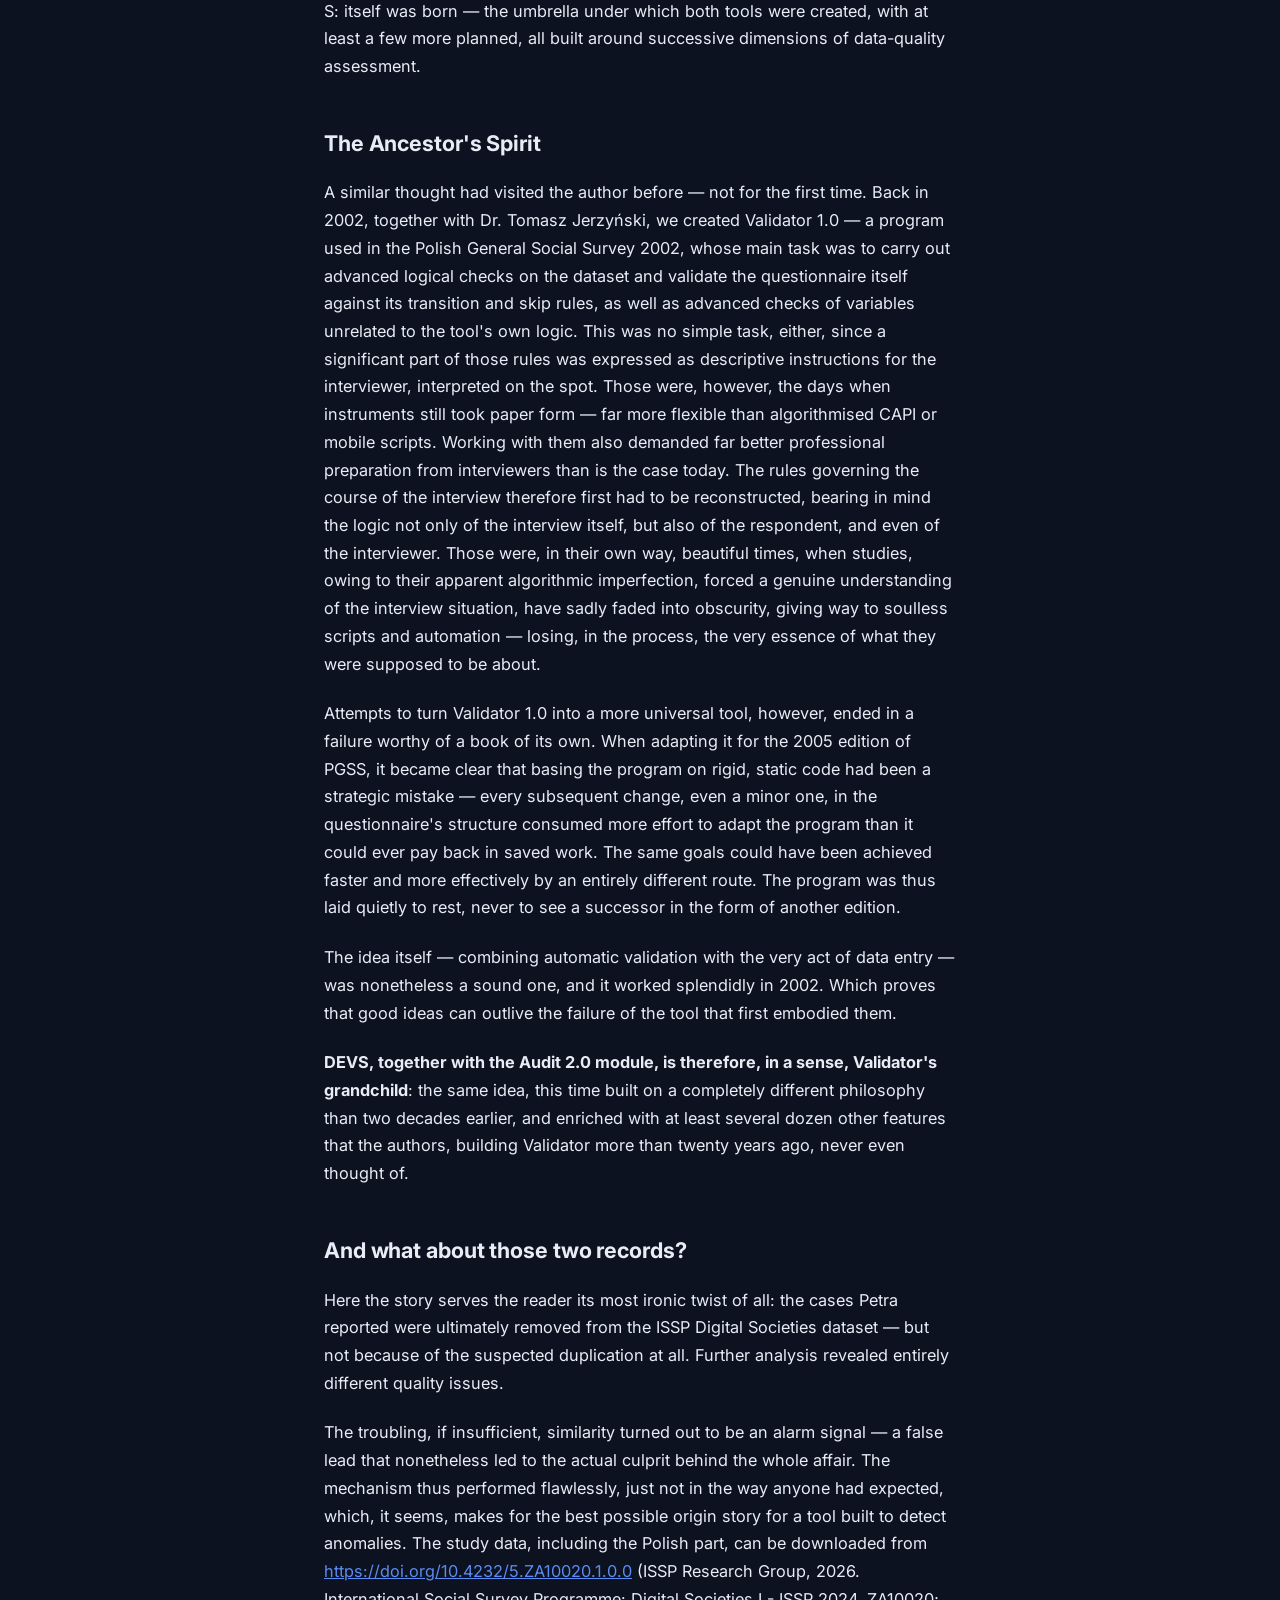
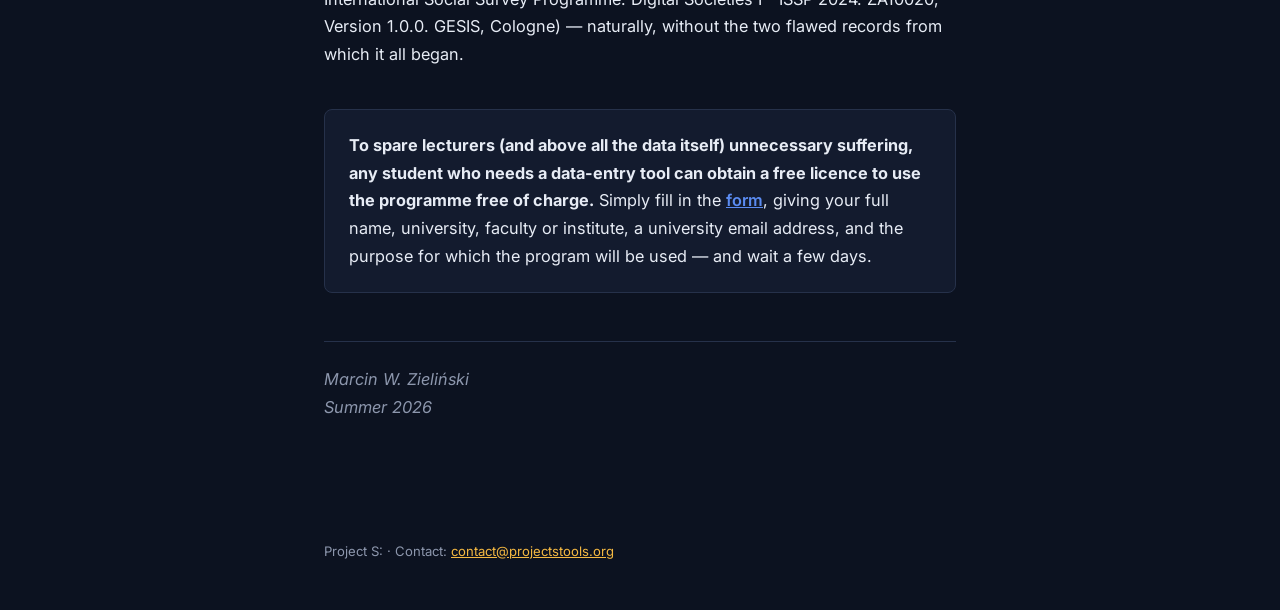
<file: story-en.html>
<!DOCTYPE html>
<html lang="en">
<head>
<meta charset="UTF-8">
<meta name="viewport" content="width=device-width, initial-scale=1.0">
<title>Where it all came from — Project S:</title>
<meta name="description" content="The origin story of Project S: DE, DEVS and the Audit 2.0 module.">
<link rel="preconnect" href="https://fonts.googleapis.com">
<link rel="preconnect" href="https://fonts.gstatic.com" crossorigin>
<link href="https://fonts.googleapis.com/css2?family=Inter:wght@400;500;600;700&family=Inter:ital@1&display=swap" rel="stylesheet">
<style>
  :root{
    --bg:#0c1220;
    --surface:#131b2e;
    --border:#26314a;
    --text:#e7ecf5;
    --muted:#8d97ad;
    --accent:#5b8cf2;
  }
  *{box-sizing:border-box;}
  html,body{margin:0;padding:0;}
  body{
    background:var(--bg);
    color:var(--text);
    font-family:'Inter',system-ui,-apple-system,sans-serif;
    line-height:1.7;
  }
  a{color:var(--accent);}
  .topbar{
    display:flex;align-items:center;justify-content:space-between;
    padding:20px 28px;border-bottom:1px solid var(--border);
  }
  .brand{
    font-weight:700;font-size:1.05rem;letter-spacing:0.01em;color:var(--text);
    text-decoration:none;
  }
  .brand span{color:var(--accent);}
  .back-link{
    font-size:0.9rem;color:var(--muted);text-decoration:none;
  }
  .back-link:hover{color:var(--text);}
  main{
    max-width:680px;margin:0 auto;padding:56px 24px 96px;
  }
  h1{
    font-size:2rem;font-weight:700;margin:0 0 8px;letter-spacing:-0.01em;
  }
  .byline{
    color:var(--muted);font-size:0.92rem;margin:0 0 44px;
  }
  .intro{
    font-style:italic;color:var(--muted);font-size:1.02rem;
    border-left:2px solid var(--border);padding-left:18px;margin:0 0 34px;
  }
  p{
    font-size:1.02rem;margin:0 0 22px;color:var(--text);
  }
  h2{
    font-size:1.35rem;font-weight:700;margin:44px 0 18px;letter-spacing:-0.005em;
  }
  strong{color:var(--text);}
  .signature{
    margin-top:48px;padding-top:24px;border-top:1px solid var(--border);
    color:var(--muted);font-style:italic;
  }
  .license-callout{
    margin-top:40px;padding:22px 24px;background:var(--surface);
    border:1px solid var(--border);border-radius:8px;
  }
  .license-callout p{margin:0;}
  .license-callout a{font-weight:600;}
  footer a{color:#f5b942;}
  footer{
    max-width:680px;margin:0 auto;padding:0 24px 48px;
    color:var(--muted);font-size:0.82rem;
  }
</style>
</head>
<body>

<div class="topbar">
  <a class="brand" href="index.html">Project S<span>:</span></a>
  <a class="back-link" href="index.html">← Home</a>
</div>

<main>
  <h1>Where it all came from</h1>

  <p class="intro">Summer 2026. A heatwave the likes of which Warsaw hadn't seen in years. During the day, work is simply impossible, so the evenings are given over to entertainment instead — that is, to tasks nobody can say for certain will ever benefit anyone. Especially in research, where data quality has for some time now seemed to matter less and less.</p>

  <p>The direct impulse behind the program was a sight no methodologist should have to witness without prior psychological preparation: students entering survey data straight into the cells of a popular office program, or their marginally cleverer — though still not clever enough — counterparts, copying it out by hand into a web form instead. The second solution, admittedly a touch better, remains almost the very same error generator, just in new packaging, with the added bonus of a significantly longer working time. Time that could far more sensibly have been spent on proper data validation instead of mindless re-typing.</p>

  <p>Someone might rightly point out here that data-entry programs have existed for a long time and have their own, at times venerable, history. True enough. Among domestic solutions worth mentioning is the legendary WD (not to be confused with the bicycle-chain lubricant, though on data chains it worked rather like grease on a bicycle), prepared by Wojciech Niepokojczycki for LUTAY H. C. Zbigniew Sawiński, known for his enormous contribution to the development of survey data processing (and not only that!) — or the later Windows-based DGS by YAC Software, which drew on the legacy of WD. Besides various conveniences, it kept backward compatibility with the WD language syntax, which placed it among the direct successors and continuators of that proud tradition. Both programs were, in their time, used by what was probably the majority of research agencies in Poland. Some of their limitations — such as the simplified, single-condition syntax and layered funnel filters limiting the possibility of advanced routing — were eliminated in later development versions of Puncher, produced by URUSoft, which was used, for instance, to load every edition of the Polish General Social Survey from 2005 onward.</p>

  <p>A separate category of data-entry programs consists of tools that are genuinely powerful, but so complex that mastering their own language and structure takes more time than their use could ever save. In simple projects, this makes them comparable to a pneumatic hammer used to drive in a thumbtack: technically effective, practically disproportionate to the task. Students therefore cope fairly rationally — especially since, today, free data-entry tools aren't exactly abundant on the market, as most of them have vanished, leaving only a fond memory behind. DE is an answer to that gap: a free (for students), simple program for entering data from paper questionnaires, similar to existing solutions but enriched with features designed to improve work efficiency.</p>

  <p>At the very same time DE was taking shape, a friend at GESIS (Leibniz-Institute für Sozialwissenschaften), Petra Brien, who works in the Department of Survey Data Curation and was reviewing data from the Polish edition of the ISSP Digital Societies study, reported to me an observation worthy of Holmes himself: two records in the Polish dataset looked almost identical, yet their degree of similarity narrowly failed to reach the threshold at which the duplicate-detection script developed by GESIS DSDC would have flagged them as such. The GESIS tool detects duplicates with 100% similarity as well as near-duplicates above a 96% threshold (excluding demographic variables). GESIS has, incidentally, been dealing with the issue of record duplicates in ISSP since 2014. A broad discussion in the ISSP Methodology Committee, held during the General Assembly in Guadalajara in 2018 and prompted, among other things, by the findings of a report submitted by the GESIS Archive, authored by Insa Bechert, Petra Brien and Marcus Quandt, together with its recommendations, resulted in duplicate analyses being extended to include near-duplicate analysis as well, following the methodology developed by Kuriakose and Robins after its adaptation to the structure of ISSP datasets. At the same time, national PIs were obliged to carry out the relevant tests themselves, which is documented in Technical Reports (formerly the SMQ — Study Monitoring Questionnaire), describing the methodological and operational context of the national studies. The GESIS tools, it's worth noting, still do their job excellently to this day.</p>

  <p>A deeper reflection on the problem inevitably led me to the conclusion that the phenomenon of duplicates in datasets can be viewed in at least two ways. The first is threshold-based: a — in essence, arbitrary — cutoff is set, above which two sufficiently similar records are declared duplicates. This assumption is consistent with the logic of an audit, in which a boundary allowing a positive or negative qualification must be defined. The second view, in my opinion more realistic, and more important from the standpoint of data quality control, grounded in the Kuriakose and Robins methodology's emphasis on degree of similarity, holds that this degree is at the same time a measure of the informational redundancy those records — and data more broadly — carry with them. The more similar two records are, the less new information the second one contributes relative to the first. If that's the case, the degree of similarity is better expressed on a continuous scale, rather than reduced to a single cutoff above or below which similarity is or isn't accepted.</p>

  <p>Turning this thought toward Petra's observation proved, for me, more costly than I had expected — the rest of the evening went to pondering how one might solve the problem in a way that, beyond simply setting an acceptance threshold in line with ISSP's methodological requirements, would let the tool examine the entire dataset, and any part of it, as broadly and flexibly as possible — including in terms of record similarity.</p>

  <p>That flexibility would open up at least two ways of assessing data quality methodologically. First, it would make it possible to identify the parts of a questionnaire that carry the weakest informational value. Second, it would make it possible to detect near-duplicate records, while also flexibly treating the structure of the dataset itself — something already achieved, to some extent, by the tool developed by GESIS and built on an external Stata-based module authored by Kuriakose himself (2015).</p>

  <p>From this small reflection grew an ambition far greater than merely tracking down duplicates. If suspicious pairs of records can be diagnosed, the response patterns themselves can also be studied — especially within batteries of questions measured on identical scales. This is, of course, nothing new, though it is rarely used in the context of assessing the informational value of data. Along the way, further diagnostic parameters were added to the set, which turned out useful not only for catching anomalies but also for ordinary data analysis.</p>

  <p>The idea eventually grew into a project of its own: Audit 2.0 — a module capable of analysing data from other sources too, not necessarily entered directly through the program, though that remains its primary calling. And so, out of DE, DEVS was born: the same tool, only enriched with diagnostic and control functions for assessing data quality — including the less obvious kind, tied to informational value. This thread will be continued, and substantially expanded, in future tools, in particular the planned Project S: QA. And that is also how Project S: itself was born — the umbrella under which both tools were created, with at least a few more planned, all built around successive dimensions of data-quality assessment.</p>

  <h2>The Ancestor's Spirit</h2>

  <p>A similar thought had visited the author before — not for the first time. Back in 2002, together with Dr. Tomasz Jerzyński, we created Validator 1.0 — a program used in the Polish General Social Survey 2002, whose main task was to carry out advanced logical checks on the dataset and validate the questionnaire itself against its transition and skip rules, as well as advanced checks of variables unrelated to the tool's own logic. This was no simple task, either, since a significant part of those rules was expressed as descriptive instructions for the interviewer, interpreted on the spot. Those were, however, the days when instruments still took paper form — far more flexible than algorithmised CAPI or mobile scripts. Working with them also demanded far better professional preparation from interviewers than is the case today. The rules governing the course of the interview therefore first had to be reconstructed, bearing in mind the logic not only of the interview itself, but also of the respondent, and even of the interviewer. Those were, in their own way, beautiful times, when studies, owing to their apparent algorithmic imperfection, forced a genuine understanding of the interview situation, have sadly faded into obscurity, giving way to soulless scripts and automation — losing, in the process, the very essence of what they were supposed to be about.</p>

  <p>Attempts to turn Validator 1.0 into a more universal tool, however, ended in a failure worthy of a book of its own. When adapting it for the 2005 edition of PGSS, it became clear that basing the program on rigid, static code had been a strategic mistake — every subsequent change, even a minor one, in the questionnaire's structure consumed more effort to adapt the program than it could ever pay back in saved work. The same goals could have been achieved faster and more effectively by an entirely different route. The program was thus laid quietly to rest, never to see a successor in the form of another edition.</p>

  <p>The idea itself — combining automatic validation with the very act of data entry — was nonetheless a sound one, and it worked splendidly in 2002. Which proves that good ideas can outlive the failure of the tool that first embodied them.</p>

  <p><strong>DEVS, together with the Audit 2.0 module, is therefore, in a sense, Validator's grandchild</strong>: the same idea, this time built on a completely different philosophy than two decades earlier, and enriched with at least several dozen other features that the authors, building Validator more than twenty years ago, never even thought of.</p>

  <h2>And what about those two records?</h2>

  <p>Here the story serves the reader its most ironic twist of all: the cases Petra reported were ultimately removed from the ISSP Digital Societies dataset — but not because of the suspected duplication at all. Further analysis revealed entirely different quality issues.</p>

  <p>The troubling, if insufficient, similarity turned out to be an alarm signal — a false lead that nonetheless led to the actual culprit behind the whole affair. The mechanism thus performed flawlessly, just not in the way anyone had expected, which, it seems, makes for the best possible origin story for a tool built to detect anomalies. The study data, including the Polish part, can be downloaded from <a href="https://doi.org/10.4232/5.ZA10020.1.0.0">https://doi.org/10.4232/5.ZA10020.1.0.0</a> (ISSP Research Group, 2026. International Social Survey Programme: Digital Societies I - ISSP 2024. ZA10020; Version 1.0.0. GESIS, Cologne) — naturally, without the two flawed records from which it all began.</p>

  <div class="license-callout">
    <p><strong>To spare lecturers (and above all the data itself) unnecessary suffering, any student who needs a data-entry tool can obtain a free licence to use the programme free of charge.</strong> Simply fill in the <a href="license-en.html">form</a>, giving your full name, university, faculty or institute, a university email address, and the purpose for which the program will be used — and wait a few days.</p>
  </div>

  <p class="signature">Marcin W. Zieliński<br>Summer 2026</p>
</main>

<footer>
  Project S: · Contact: <a href="mailto:contact@projectstools.org">contact@projectstools.org</a>
</footer>

</body>
</html>
</file>
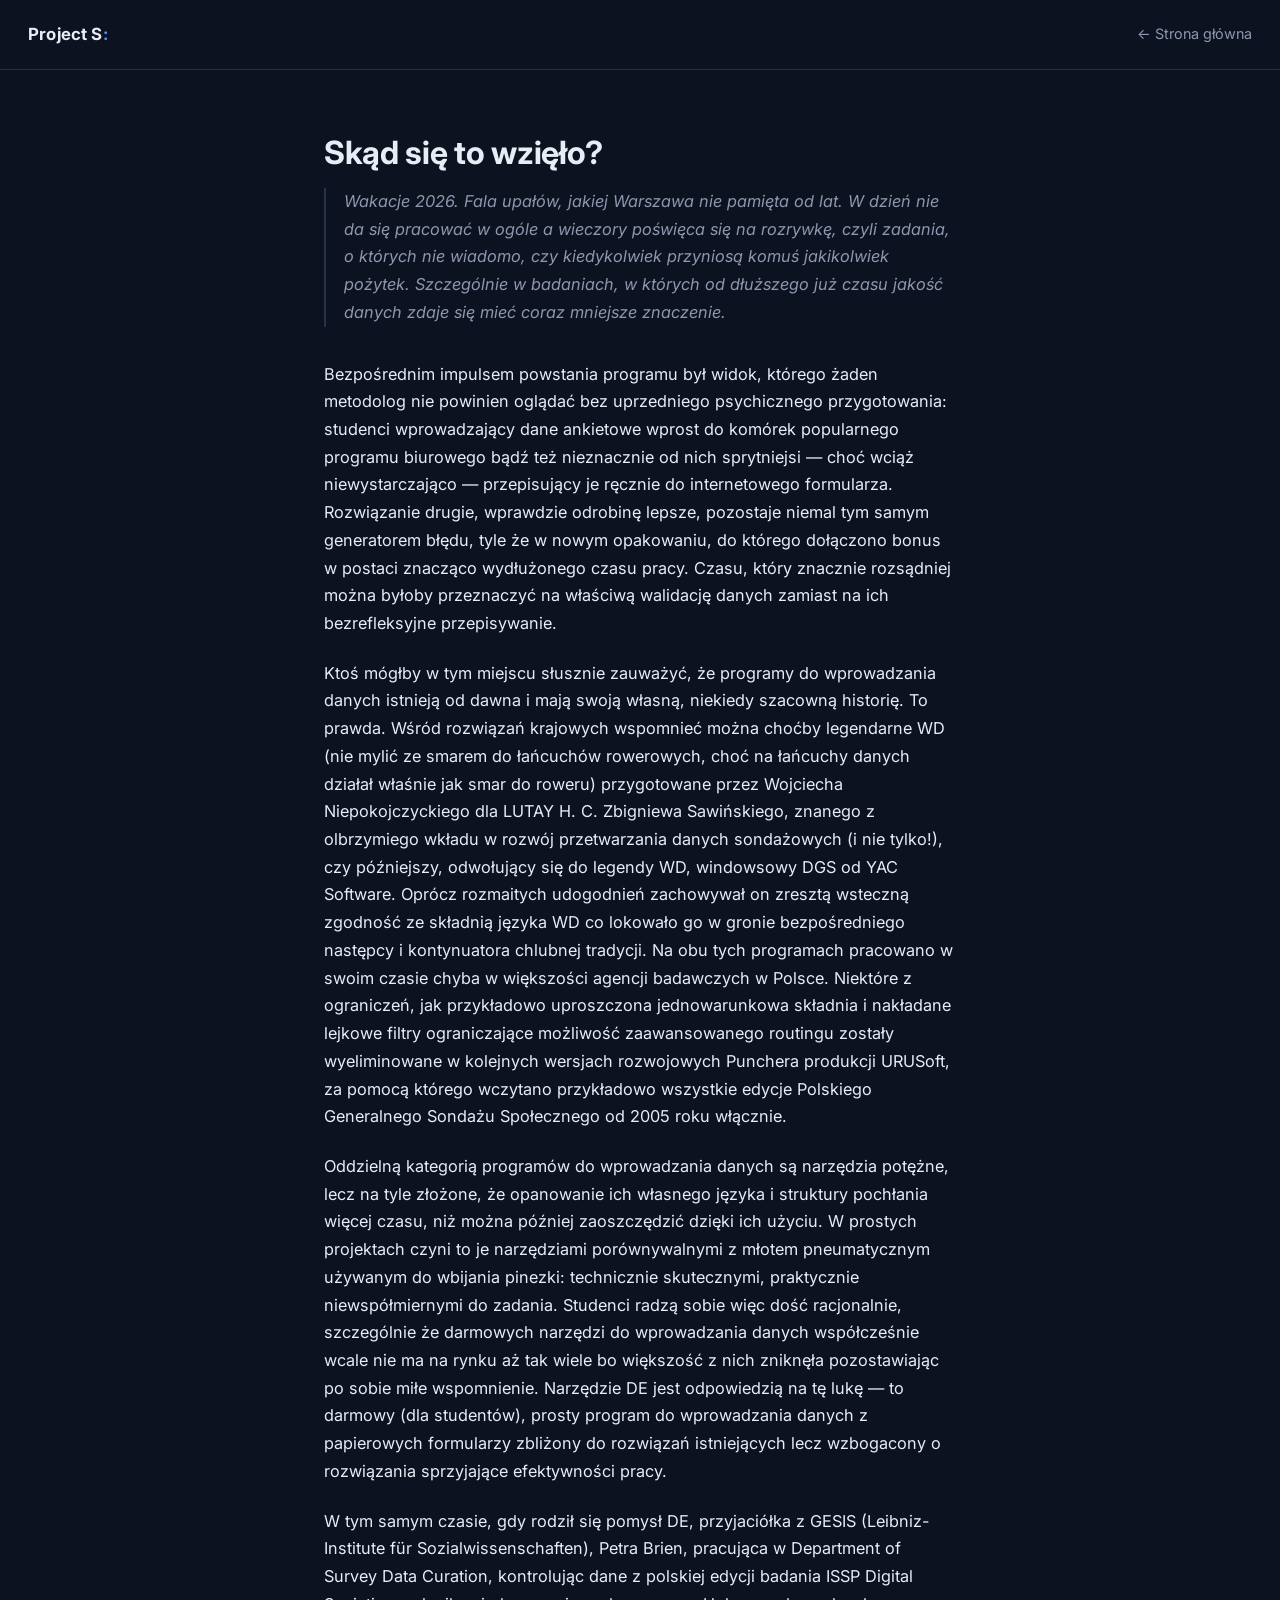
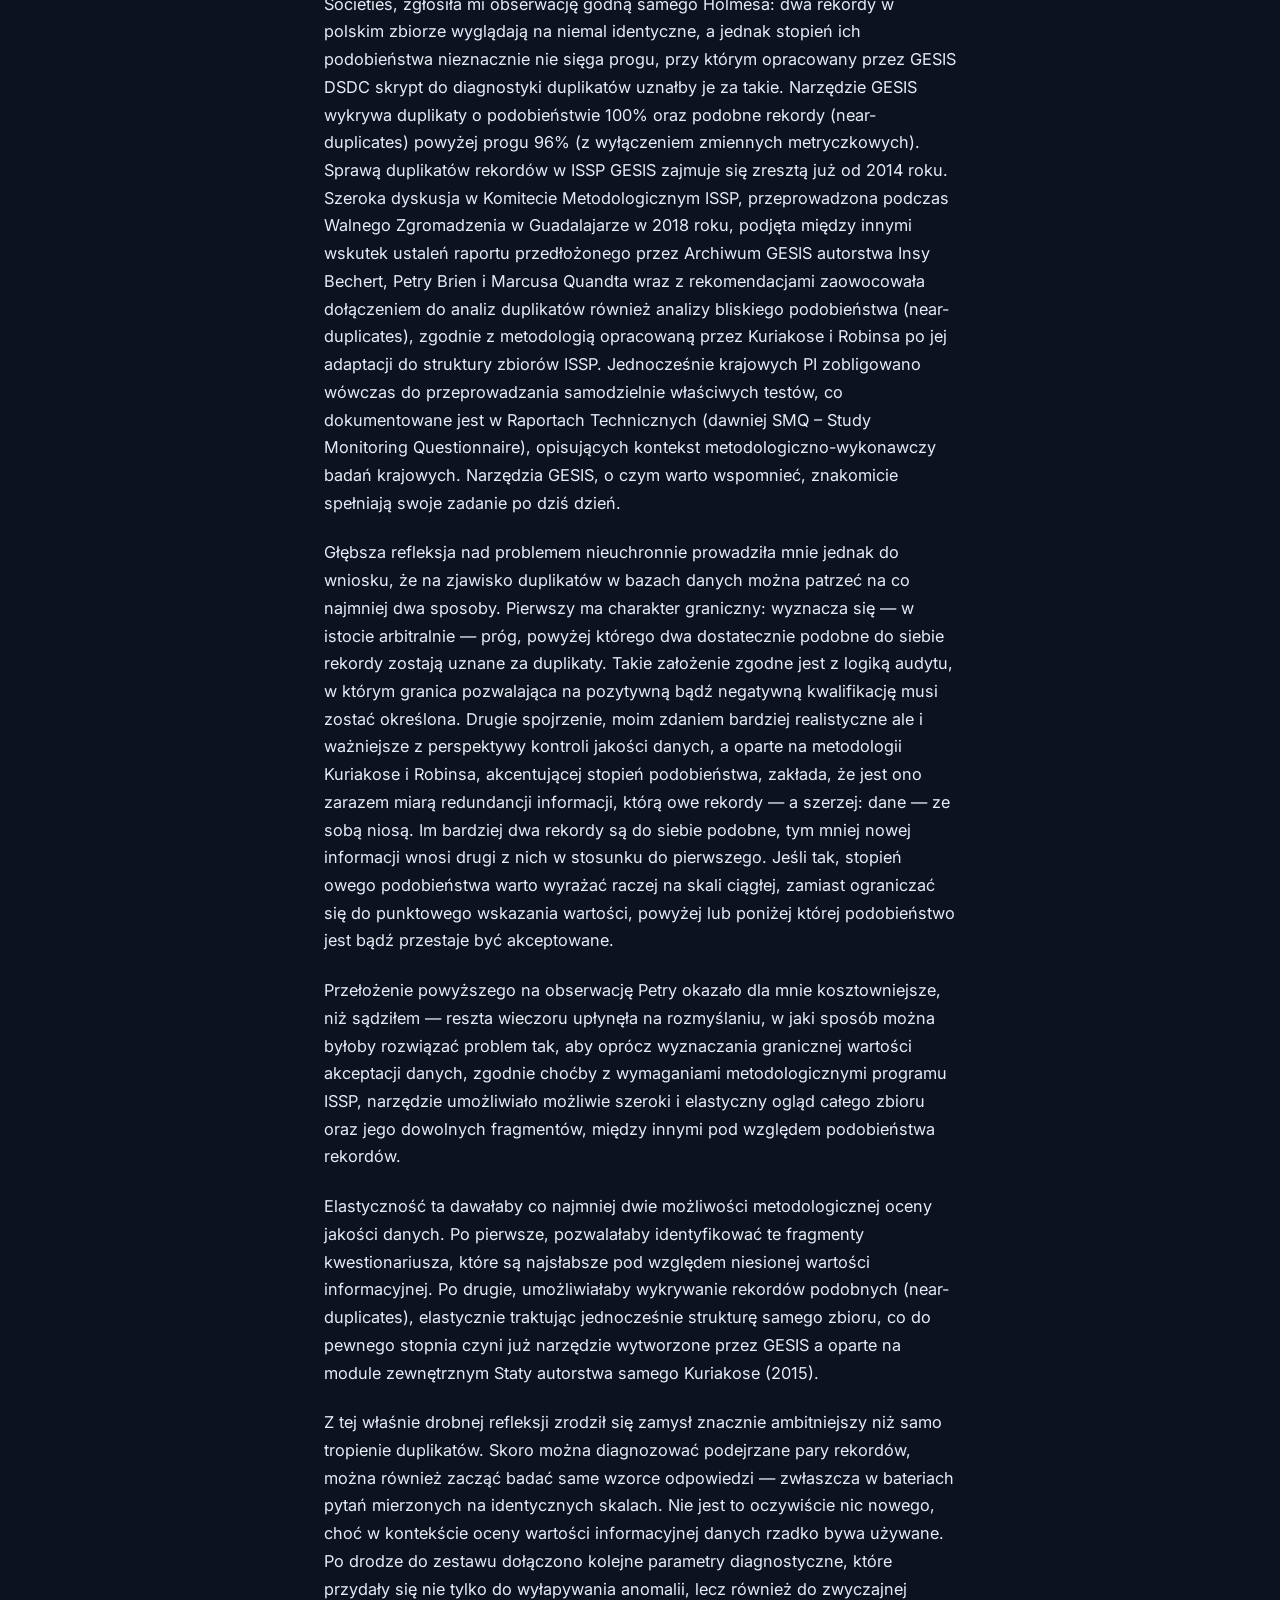
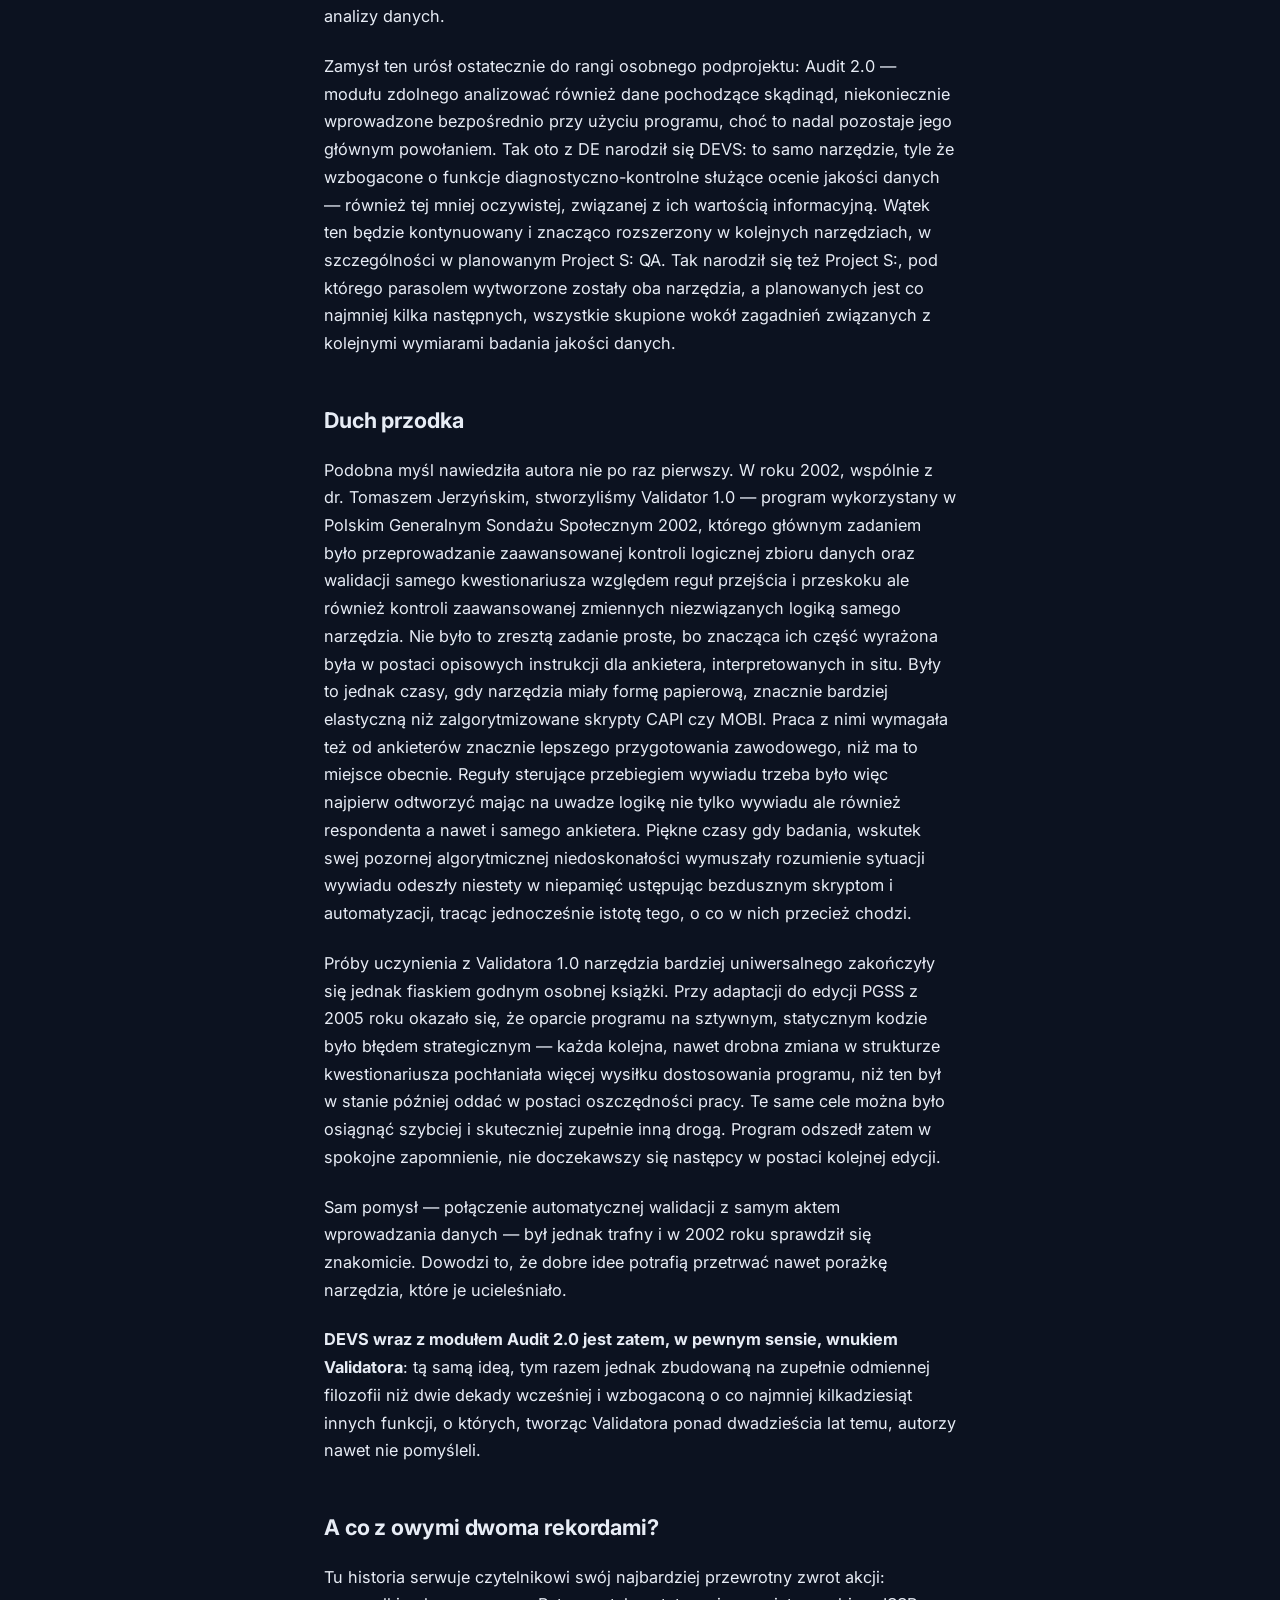
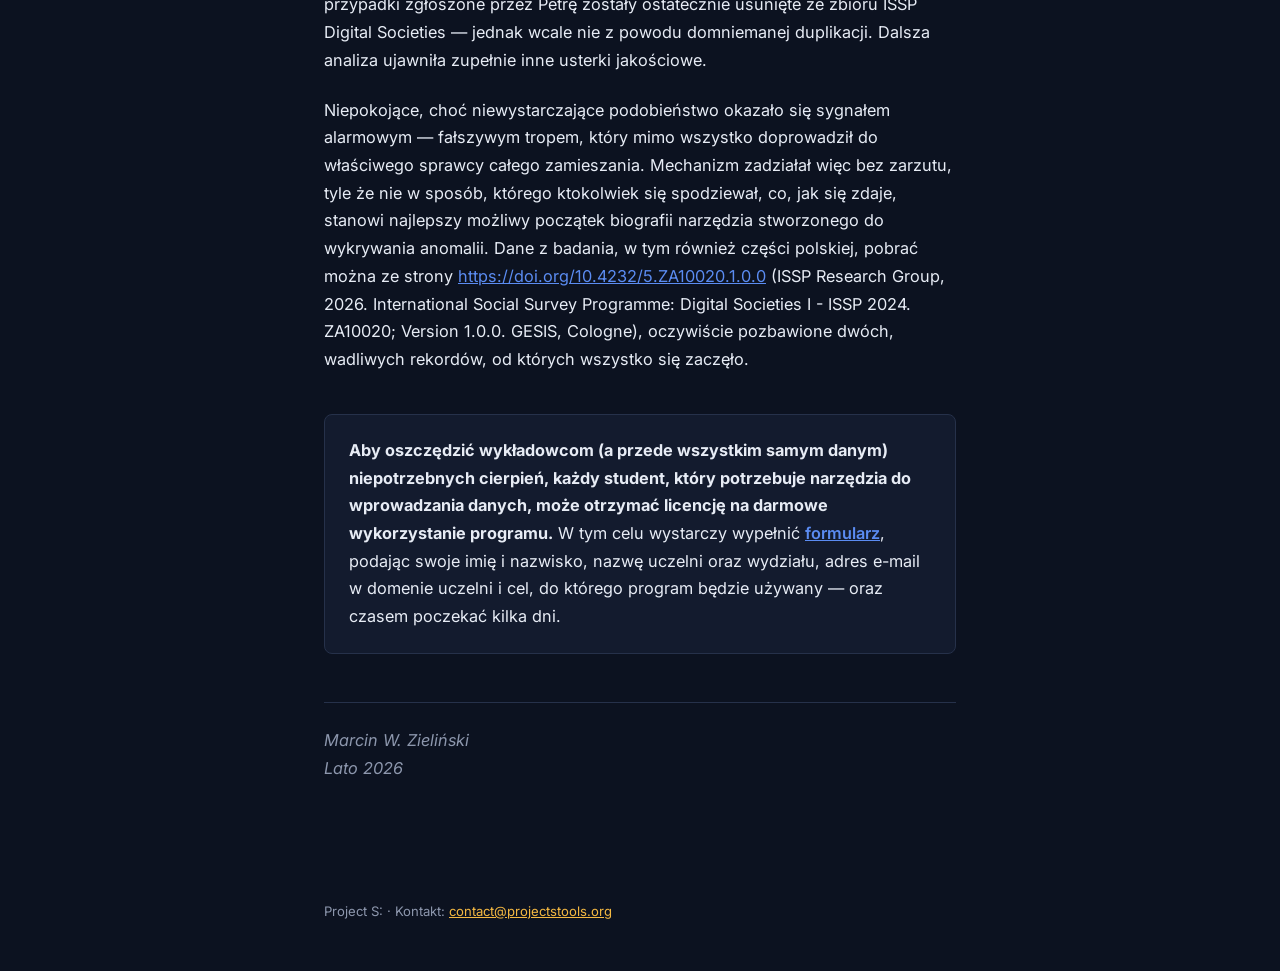
<file: story.html>
<!DOCTYPE html>
<html lang="pl">
<head>
<meta charset="UTF-8">
<meta name="viewport" content="width=device-width, initial-scale=1.0">
<title>Skąd się to wzięło? — Project S:</title>
<meta name="description" content="Historia powstania Project S: DE, DEVS i modułu Audit 2.0.">
<link rel="preconnect" href="https://fonts.googleapis.com">
<link rel="preconnect" href="https://fonts.gstatic.com" crossorigin>
<link href="https://fonts.googleapis.com/css2?family=Inter:wght@400;500;600;700&family=Inter:ital@1&display=swap" rel="stylesheet">
<style>
  :root{
    --bg:#0c1220;
    --surface:#131b2e;
    --border:#26314a;
    --text:#e7ecf5;
    --muted:#8d97ad;
    --accent:#5b8cf2;
  }
  *{box-sizing:border-box;}
  html,body{margin:0;padding:0;}
  body{
    background:var(--bg);
    color:var(--text);
    font-family:'Inter',system-ui,-apple-system,sans-serif;
    line-height:1.7;
  }
  a{color:var(--accent);}
  .topbar{
    display:flex;align-items:center;justify-content:space-between;
    padding:20px 28px;border-bottom:1px solid var(--border);
  }
  .brand{
    font-weight:700;font-size:1.05rem;letter-spacing:0.01em;color:var(--text);
    text-decoration:none;
  }
  .brand span{color:var(--accent);}
  .back-link{
    font-size:0.9rem;color:var(--muted);text-decoration:none;
  }
  .back-link:hover{color:var(--text);}
  main{
    max-width:680px;margin:0 auto;padding:56px 24px 96px;
  }
  h1{
    font-size:2rem;font-weight:700;margin:0 0 8px;letter-spacing:-0.01em;
  }
  .byline{
    color:var(--muted);font-size:0.92rem;margin:0 0 44px;
  }
  .intro{
    font-style:italic;color:var(--muted);font-size:1.02rem;
    border-left:2px solid var(--border);padding-left:18px;margin:0 0 34px;
  }
  p{
    font-size:1.02rem;margin:0 0 22px;color:var(--text);
  }
  h2{
    font-size:1.35rem;font-weight:700;margin:44px 0 18px;letter-spacing:-0.005em;
  }
  strong{color:var(--text);}
  .signature{
    margin-top:48px;padding-top:24px;border-top:1px solid var(--border);
    color:var(--muted);font-style:italic;
  }
  .license-callout{
    margin-top:40px;padding:22px 24px;background:var(--surface);
    border:1px solid var(--border);border-radius:8px;
  }
  .license-callout p{margin:0;}
  .license-callout a{font-weight:600;}
  footer a{color:#f5b942;}
  footer{
    max-width:680px;margin:0 auto;padding:0 24px 48px;
    color:var(--muted);font-size:0.82rem;
  }
</style>
</head>
<body>

<div class="topbar">
  <a class="brand" href="index.html">Project S<span>:</span></a>
  <a class="back-link" href="index.html">← Strona główna</a>
</div>

<main>
  <h1>Skąd się to wzięło?</h1>

  <p class="intro">Wakacje 2026. Fala upałów, jakiej Warszawa nie pamięta od lat. W dzień nie da się pracować w ogóle a wieczory poświęca się na rozrywkę, czyli zadania, o których nie wiadomo, czy kiedykolwiek przyniosą komuś jakikolwiek pożytek. Szczególnie w badaniach, w których od dłuższego już czasu jakość danych zdaje się mieć coraz mniejsze znaczenie.</p>

  <p>Bezpośrednim impulsem powstania programu był widok, którego żaden metodolog nie powinien oglądać bez uprzedniego psychicznego przygotowania: studenci wprowadzający dane ankietowe wprost do komórek popularnego programu biurowego bądź też nieznacznie od nich sprytniejsi — choć wciąż niewystarczająco — przepisujący je ręcznie do internetowego formularza. Rozwiązanie drugie, wprawdzie odrobinę lepsze, pozostaje niemal tym samym generatorem błędu, tyle że w nowym opakowaniu, do którego dołączono bonus w postaci znacząco wydłużonego czasu pracy. Czasu, który znacznie rozsądniej można byłoby przeznaczyć na właściwą walidację danych zamiast na ich bezrefleksyjne przepisywanie.</p>

  <p>Ktoś mógłby w tym miejscu słusznie zauważyć, że programy do wprowadzania danych istnieją od dawna i mają swoją własną, niekiedy szacowną historię. To prawda. Wśród rozwiązań krajowych wspomnieć można choćby legendarne WD (nie mylić ze smarem do łańcuchów rowerowych, choć na łańcuchy danych działał właśnie jak smar do roweru) przygotowane przez Wojciecha Niepokojczyckiego dla LUTAY H. C. Zbigniewa Sawińskiego, znanego z olbrzymiego wkładu w rozwój przetwarzania danych sondażowych (i nie tylko!), czy późniejszy, odwołujący się do legendy WD, windowsowy DGS od YAC Software. Oprócz rozmaitych udogodnień zachowywał on zresztą wsteczną zgodność ze składnią języka WD co lokowało go w gronie bezpośredniego następcy i kontynuatora chlubnej tradycji. Na obu tych programach pracowano w swoim czasie chyba w większości agencji badawczych w Polsce. Niektóre z ograniczeń, jak przykładowo uproszczona jednowarunkowa składnia i nakładane lejkowe filtry ograniczające możliwość zaawansowanego routingu zostały wyeliminowane w kolejnych wersjach rozwojowych Punchera produkcji URUSoft, za pomocą którego wczytano przykładowo wszystkie edycje Polskiego Generalnego Sondażu Społecznego od 2005 roku włącznie.</p>

  <p>Oddzielną kategorią programów do wprowadzania danych są narzędzia potężne, lecz na tyle złożone, że opanowanie ich własnego języka i struktury pochłania więcej czasu, niż można później zaoszczędzić dzięki ich użyciu. W prostych projektach czyni to je narzędziami porównywalnymi z młotem pneumatycznym używanym do wbijania pinezki: technicznie skutecznymi, praktycznie niewspółmiernymi do zadania. Studenci radzą sobie więc dość racjonalnie, szczególnie że darmowych narzędzi do wprowadzania danych współcześnie wcale nie ma na rynku aż tak wiele bo większość z nich zniknęła pozostawiając po sobie miłe wspomnienie. Narzędzie DE jest odpowiedzią na tę lukę — to darmowy (dla studentów), prosty program do wprowadzania danych z papierowych formularzy zbliżony do rozwiązań istniejących lecz wzbogacony o rozwiązania sprzyjające efektywności pracy.</p>

  <p>W tym samym czasie, gdy rodził się pomysł DE, przyjaciółka z GESIS (Leibniz-Institute für Sozialwissenschaften), Petra Brien, pracująca w Department of Survey Data Curation, kontrolując dane z polskiej edycji badania ISSP Digital Societies, zgłosiła mi obserwację godną samego Holmesa: dwa rekordy w polskim zbiorze wyglądają na niemal identyczne, a jednak stopień ich podobieństwa nieznacznie nie sięga progu, przy którym opracowany przez GESIS DSDC skrypt do diagnostyki duplikatów uznałby je za takie. Narzędzie GESIS wykrywa duplikaty o podobieństwie 100% oraz podobne rekordy (near-duplicates) powyżej progu 96% (z wyłączeniem zmiennych metryczkowych). Sprawą duplikatów rekordów w ISSP GESIS zajmuje się zresztą już od 2014 roku. Szeroka dyskusja w Komitecie Metodologicznym ISSP, przeprowadzona podczas Walnego Zgromadzenia w Guadalajarze w 2018 roku, podjęta między innymi wskutek ustaleń raportu przedłożonego przez Archiwum GESIS autorstwa Insy Bechert, Petry Brien i Marcusa Quandta wraz z rekomendacjami zaowocowała dołączeniem do analiz duplikatów również analizy bliskiego podobieństwa (near-duplicates), zgodnie z metodologią opracowaną przez Kuriakose i Robinsa po jej adaptacji do struktury zbiorów ISSP. Jednocześnie krajowych PI zobligowano wówczas do przeprowadzania samodzielnie właściwych testów, co dokumentowane jest w Raportach Technicznych (dawniej SMQ – Study Monitoring Questionnaire), opisujących kontekst metodologiczno-wykonawczy badań krajowych. Narzędzia GESIS, o czym warto wspomnieć, znakomicie spełniają swoje zadanie po dziś dzień.</p>

  <p>Głębsza refleksja nad problemem nieuchronnie prowadziła mnie jednak do wniosku, że na zjawisko duplikatów w bazach danych można patrzeć na co najmniej dwa sposoby. Pierwszy ma charakter graniczny: wyznacza się — w istocie arbitralnie — próg, powyżej którego dwa dostatecznie podobne do siebie rekordy zostają uznane za duplikaty. Takie założenie zgodne jest z logiką audytu, w którym granica pozwalająca na pozytywną bądź negatywną kwalifikację musi zostać określona. Drugie spojrzenie, moim zdaniem bardziej realistyczne ale i ważniejsze z perspektywy kontroli jakości danych, a oparte na metodologii Kuriakose i Robinsa, akcentującej stopień podobieństwa, zakłada, że jest ono zarazem miarą redundancji informacji, którą owe rekordy — a szerzej: dane — ze sobą niosą. Im bardziej dwa rekordy są do siebie podobne, tym mniej nowej informacji wnosi drugi z nich w stosunku do pierwszego. Jeśli tak, stopień owego podobieństwa warto wyrażać raczej na skali ciągłej, zamiast ograniczać się do punktowego wskazania wartości, powyżej lub poniżej której podobieństwo jest bądź przestaje być akceptowane.</p>

  <p>Przełożenie powyższego na obserwację Petry okazało dla mnie kosztowniejsze, niż sądziłem — reszta wieczoru upłynęła na rozmyślaniu, w jaki sposób można byłoby rozwiązać problem tak, aby oprócz wyznaczania granicznej wartości akceptacji danych, zgodnie choćby z wymaganiami metodologicznymi programu ISSP, narzędzie umożliwiało możliwie szeroki i elastyczny ogląd całego zbioru oraz jego dowolnych fragmentów, między innymi pod względem podobieństwa rekordów.</p>

  <p>Elastyczność ta dawałaby co najmniej dwie możliwości metodologicznej oceny jakości danych. Po pierwsze, pozwalałaby identyfikować te fragmenty kwestionariusza, które są najsłabsze pod względem niesionej wartości informacyjnej. Po drugie, umożliwiałaby wykrywanie rekordów podobnych (near-duplicates), elastycznie traktując jednocześnie strukturę samego zbioru, co do pewnego stopnia czyni już narzędzie wytworzone przez GESIS a oparte na module zewnętrznym Staty autorstwa samego Kuriakose (2015).</p>

  <p>Z tej właśnie drobnej refleksji zrodził się zamysł znacznie ambitniejszy niż samo tropienie duplikatów. Skoro można diagnozować podejrzane pary rekordów, można również zacząć badać same wzorce odpowiedzi — zwłaszcza w bateriach pytań mierzonych na identycznych skalach. Nie jest to oczywiście nic nowego, choć w kontekście oceny wartości informacyjnej danych rzadko bywa używane. Po drodze do zestawu dołączono kolejne parametry diagnostyczne, które przydały się nie tylko do wyłapywania anomalii, lecz również do zwyczajnej analizy danych.</p>

  <p>Zamysł ten urósł ostatecznie do rangi osobnego podprojektu: Audit 2.0 — modułu zdolnego analizować również dane pochodzące skądinąd, niekoniecznie wprowadzone bezpośrednio przy użyciu programu, choć to nadal pozostaje jego głównym powołaniem. Tak oto z DE narodził się DEVS: to samo narzędzie, tyle że wzbogacone o funkcje diagnostyczno-kontrolne służące ocenie jakości danych — również tej mniej oczywistej, związanej z ich wartością informacyjną. Wątek ten będzie kontynuowany i znacząco rozszerzony w kolejnych narzędziach, w szczególności w planowanym Project S: QA. Tak narodził się też Project S:, pod którego parasolem wytworzone zostały oba narzędzia, a planowanych jest co najmniej kilka następnych, wszystkie skupione wokół zagadnień związanych z kolejnymi wymiarami badania jakości danych.</p>

  <h2>Duch przodka</h2>

  <p>Podobna myśl nawiedziła autora nie po raz pierwszy. W roku 2002, wspólnie z dr. Tomaszem Jerzyńskim, stworzyliśmy Validator 1.0 — program wykorzystany w Polskim Generalnym Sondażu Społecznym 2002, którego głównym zadaniem było przeprowadzanie zaawansowanej kontroli logicznej zbioru danych oraz walidacji samego kwestionariusza względem reguł przejścia i przeskoku ale również kontroli zaawansowanej zmiennych niezwiązanych logiką samego narzędzia. Nie było to zresztą zadanie proste, bo znacząca ich część wyrażona była w postaci opisowych instrukcji dla ankietera, interpretowanych in situ. Były to jednak czasy, gdy narzędzia miały formę papierową, znacznie bardziej elastyczną niż zalgorytmizowane skrypty CAPI czy MOBI. Praca z nimi wymagała też od ankieterów znacznie lepszego przygotowania zawodowego, niż ma to miejsce obecnie. Reguły sterujące przebiegiem wywiadu trzeba było więc najpierw odtworzyć mając na uwadze logikę nie tylko wywiadu ale również respondenta a nawet i samego ankietera. Piękne czasy gdy badania, wskutek swej pozornej algorytmicznej niedoskonałości wymuszały rozumienie sytuacji wywiadu odeszły niestety w niepamięć ustępując bezdusznym skryptom i automatyzacji, tracąc jednocześnie istotę tego, o co w nich przecież chodzi.</p>

  <p>Próby uczynienia z Validatora 1.0 narzędzia bardziej uniwersalnego zakończyły się jednak fiaskiem godnym osobnej książki. Przy adaptacji do edycji PGSS z 2005 roku okazało się, że oparcie programu na sztywnym, statycznym kodzie było błędem strategicznym — każda kolejna, nawet drobna zmiana w strukturze kwestionariusza pochłaniała więcej wysiłku dostosowania programu, niż ten był w stanie później oddać w postaci oszczędności pracy. Te same cele można było osiągnąć szybciej i skuteczniej zupełnie inną drogą. Program odszedł zatem w spokojne zapomnienie, nie doczekawszy się następcy w postaci kolejnej edycji.</p>

  <p>Sam pomysł — połączenie automatycznej walidacji z samym aktem wprowadzania danych — był jednak trafny i w 2002 roku sprawdził się znakomicie. Dowodzi to, że dobre idee potrafią przetrwać nawet porażkę narzędzia, które je ucieleśniało.</p>

  <p><strong>DEVS wraz z modułem Audit 2.0 jest zatem, w pewnym sensie, wnukiem Validatora</strong>: tą samą ideą, tym razem jednak zbudowaną na zupełnie odmiennej filozofii niż dwie dekady wcześniej i wzbogaconą o co najmniej kilkadziesiąt innych funkcji, o których, tworząc Validatora ponad dwadzieścia lat temu, autorzy nawet nie pomyśleli.</p>

  <h2>A co z owymi dwoma rekordami?</h2>

  <p>Tu historia serwuje czytelnikowi swój najbardziej przewrotny zwrot akcji: przypadki zgłoszone przez Petrę zostały ostatecznie usunięte ze zbioru ISSP Digital Societies — jednak wcale nie z powodu domniemanej duplikacji. Dalsza analiza ujawniła zupełnie inne usterki jakościowe.</p>

  <p>Niepokojące, choć niewystarczające podobieństwo okazało się sygnałem alarmowym — fałszywym tropem, który mimo wszystko doprowadził do właściwego sprawcy całego zamieszania. Mechanizm zadziałał więc bez zarzutu, tyle że nie w sposób, którego ktokolwiek się spodziewał, co, jak się zdaje, stanowi najlepszy możliwy początek biografii narzędzia stworzonego do wykrywania anomalii. Dane z badania, w tym również części polskiej, pobrać można ze strony <a href="https://doi.org/10.4232/5.ZA10020.1.0.0">https://doi.org/10.4232/5.ZA10020.1.0.0</a> (ISSP Research Group, 2026. International Social Survey Programme: Digital Societies I - ISSP 2024. ZA10020; Version 1.0.0. GESIS, Cologne), oczywiście pozbawione dwóch, wadliwych rekordów, od których wszystko się zaczęło.</p>

  <div class="license-callout">
    <p><strong>Aby oszczędzić wykładowcom (a przede wszystkim samym danym) niepotrzebnych cierpień, każdy student, który potrzebuje narzędzia do wprowadzania danych, może otrzymać licencję na darmowe wykorzystanie programu.</strong> W tym celu wystarczy wypełnić <a href="license.html">formularz</a>, podając swoje imię i nazwisko, nazwę uczelni oraz wydziału, adres e-mail w domenie uczelni i cel, do którego program będzie używany — oraz czasem poczekać kilka dni.</p>
  </div>

  <p class="signature">Marcin W. Zieliński<br>Lato 2026</p>
</main>

<footer>
  Project S: · Kontakt: <a href="mailto:contact@projectstools.org">contact@projectstools.org</a>
</footer>

</body>
</html>
</file>
<file: style.css>
:root { --bg:#0b1020; --bg-soft:#121a30; --surface:#fff; --text:#182033; --muted:#687086; --light:#f4f6fa; --accent:#5b7cff; --border:#dfe4ee; --cyan:#43c4ea; }
* { box-sizing:border-box; }
html { scroll-behavior:smooth; }
body { margin:0; font-family:Inter,-apple-system,BlinkMacSystemFont,"Segoe UI",Roboto,Helvetica,Arial,sans-serif; color:var(--text); background:var(--surface); line-height:1.65; }
.container { width:min(1120px,calc(100% - 48px)); margin:0 auto; }
.narrow { max-width:800px; }
.hero { min-height:680px; background:radial-gradient(circle at 80% 20%,#25386d 0%,transparent 35%),linear-gradient(135deg,#080d1b 0%,#101a35 100%); color:white; }
.nav { height:90px; display:flex; align-items:center; justify-content:space-between; }
.brand { display:inline-flex; align-items:center; gap:12px; color:white; text-decoration:none; font-size:21px; font-weight:700; letter-spacing:-.4px; }
.brand-logo { width:42px; height:42px; object-fit:contain; }
.nav-links { display:flex; gap:32px; }
.nav-links a { color:#cfd6e8; text-decoration:none; font-size:14px; }
.nav-links a:hover { color:white; }
.hero-content { padding-top:105px; padding-bottom:130px; }
.hero-copy { max-width:1000px; }
.eyebrow { font-size:12px; font-weight:700; letter-spacing:.16em; color:var(--accent); margin-bottom:18px; }
.hero-title-row { display:flex; align-items:center; gap:clamp(22px,3vw,38px); }
.hero-logo { width:clamp(92px,12vw,150px); height:clamp(92px,12vw,150px); object-fit:contain; flex:0 0 auto; filter:drop-shadow(0 12px 30px rgba(0,0,0,.22)); }
.hero h1 { margin:0; font-size:clamp(64px,10vw,118px); line-height:.95; letter-spacing:-.065em; }
.lead { max-width:680px; margin:36px 0 42px; font-size:21px; color:#c8d0e2; }
.button { display:inline-block; padding:13px 22px; background:var(--accent); color:white; text-decoration:none; border-radius:6px; font-size:14px; font-weight:600; }
.section { padding-top:110px; padding-bottom:110px; }
.section-heading { max-width:700px; margin-bottom:60px; }
.section h2 { margin:0 0 20px; font-size:clamp(36px,5vw,54px); line-height:1.1; letter-spacing:-.04em; }
.section-heading p,.tool-content>p,.alt p { color:var(--muted); font-size:17px; }
.tool-card { display:grid; grid-template-columns:72px minmax(0,1fr); column-gap:28px; border-top:1px solid var(--border); padding-top:48px; }
.tool-card-secondary { margin-top:72px; }
.tool-number { color:#9aa2b3; font-size:13px; font-weight:600; padding-top:4px; }
.status { color:var(--accent); font-size:11px; font-weight:700; letter-spacing:.13em; margin-bottom:18px; }
.tool-heading { display:flex; align-items:center; gap:18px; }
.tool-logo-box { width:72px !important; height:72px !important; min-width:72px; max-width:72px; flex:0 0 72px; position:relative; overflow:hidden; border-radius:13px; background:transparent !important; }
.tool-logo-box img { width:72px !important; height:72px !important; max-width:72px !important; display:block; object-fit:cover; border-radius:13px; }
.tool-name { display:flex; flex-direction:column; justify-content:center; min-width:0; }
.tool-content h3 { margin:0 0 5px; font-size:46px; line-height:.95; letter-spacing:-.04em; }
.subtitle { margin:0; font-size:18px; font-weight:500; line-height:1.3; }
.tool-content>p { max-width:800px; margin:28px 0 0; }
.features { display:flex; flex-wrap:wrap; gap:10px; margin:26px 0 38px; }
.features span { padding:8px 13px; background:var(--light); border-radius:5px; font-size:13px; }
.actions { display:flex; align-items:center; flex-wrap:wrap; gap:26px; }
.disabled { opacity:.55; cursor:default; }
.text-link { font-size:14px; font-weight:600; }
.alt { background:var(--light); }
footer { background:var(--bg); color:white; padding:42px 0; }
.footer-content { display:flex; justify-content:space-between; gap:30px; color:#aeb7ca; font-size:13px; }
.footer-content a { color:#f5b942; }
.footer-content strong { color:white; }
@media (max-width:700px) {
 .container { width:min(100% - 30px,1120px); }
 .nav-links { gap:18px; }
 .hero { min-height:600px; }
 .hero-content { padding-top:75px; }
 .hero-title-row { gap:16px; }
 .hero-logo { width:72px; height:72px; }
 .hero h1 { font-size:clamp(52px,16vw,78px); }
 .tool-card { grid-template-columns:1fr; gap:18px; }
 .tool-card-secondary { margin-top:56px; }
 .tool-logo-box { width:60px !important; height:60px !important; min-width:60px; max-width:60px; flex-basis:60px; border-radius:11px; }
 .tool-logo-box img { width:60px !important; height:60px !important; max-width:60px !important; border-radius:11px; }
 .tool-heading { gap:14px; }
 .tool-content h3 { font-size:38px; }
 .subtitle { font-size:15px; }
 .footer-content { flex-direction:column; }
}
</file>
